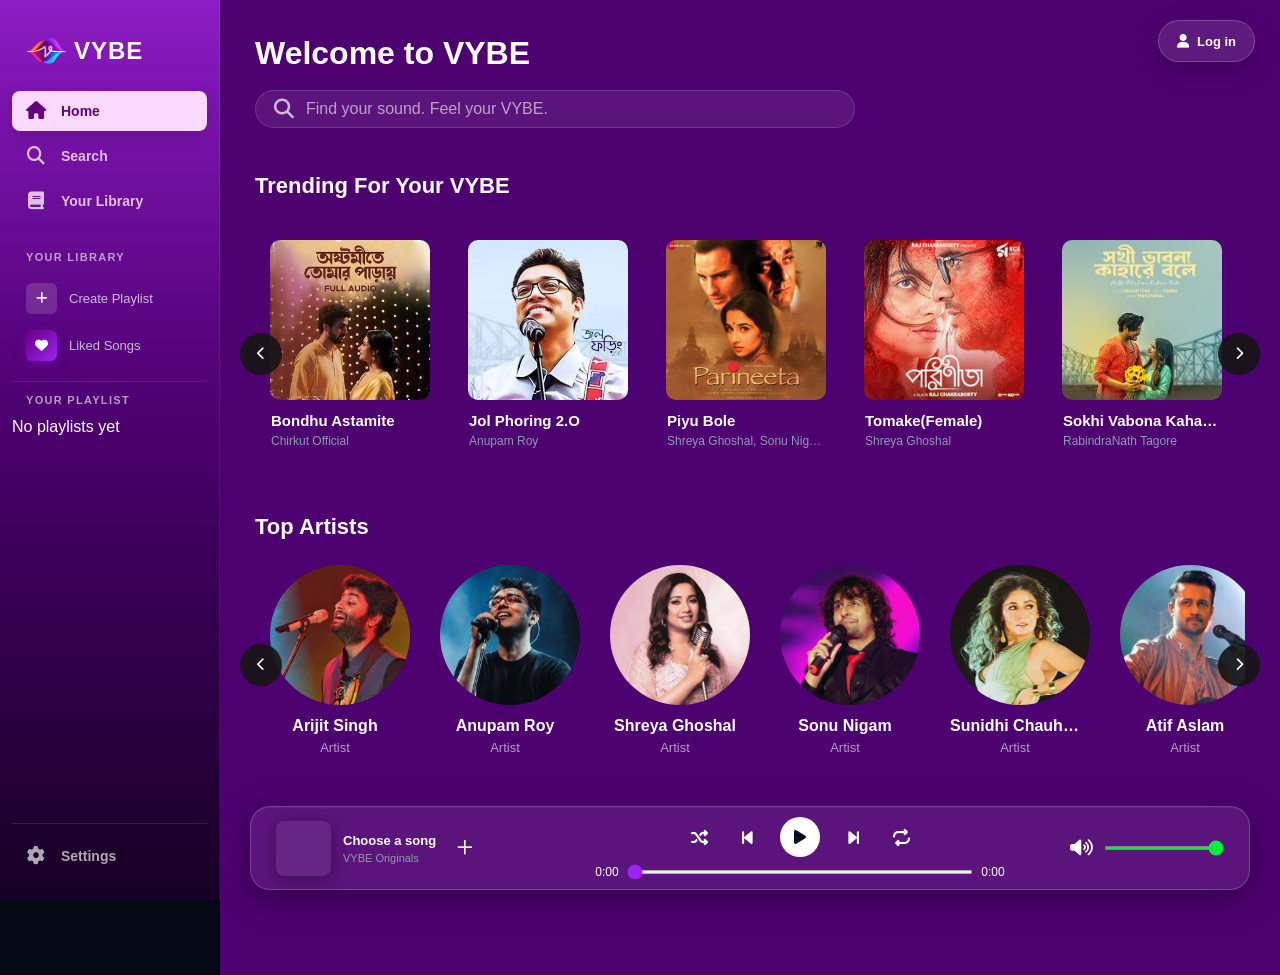
<file: Index.html>
<!DOCTYPE html>
<html lang="en">

<head>
    <meta charset="UTF-8">
    <meta name="viewport" content="width=device-width, initial-scale=1.0">

    <title>VYBE</title>

    <!-- =========================
         FONT AWESOME
    ========================== -->
    <link
        rel="stylesheet"
        href="https://cdnjs.cloudflare.com/ajax/libs/font-awesome/6.5.2/css/all.min.css"
    >

    <!-- =========================
         CUSTOM CSS
    ========================== -->
    <link rel="stylesheet" href="Style.css">
    <link rel="stylesheet" href="responsive.css">
</head>


<body>

    <!-- LOGIN BUTTON -->
    <div class="user-area">

        <a href="login.html" class="login-button" id="login-button">
            <i class="fa-solid fa-user"></i>
            <span>Log in</span>
        </a>

        <div class="profile-menu" id="profile-menu">

            <div class="profile-name" id="profile-name">
                User
            </div>

            <div class="profile-email" id="profile-email">
                user@email.com
            </div>

            <div class="profile-divider"></div>

            <button id="logout-button">
                <i class="fa-solid fa-right-from-bracket"></i>
                Log out
            </button>

        </div>

    </div>
    
    <div class="app">


        <!-- ==================================================
             SIDEBAR
        =================================================== -->

        <aside class="sidebar">


            <!-- =========================
                 VYBE LOGO
            ========================== -->

            <div class="sidebar-logo">

                <div class="logo-circle">
                    <img src="image/vlogo.png" alt="VYBE Logo">
                </div>

                <span>VYBE</span>

            </div>


            <!-- =========================
                 MAIN NAVIGATION
            ========================== -->

            <nav class="main-nav">


                <!-- HOME -->

                <a href="#" class="nav-item active">

                    <i class="fa-solid fa-house"></i>

                    <span>Home</span>

                </a>


                <!-- SEARCH -->

                <a href="#" class="nav-item">

                    <i class="fa-solid fa-magnifying-glass"></i>

                    <span>Search</span>

                </a>


                <!-- YOUR LIBRARY -->

                <a href="#" class="nav-item" id="your-library-button">

                    <i class="fa-solid fa-book"></i>

                    <span>Your Library</span>

                </a>


            </nav>



            <!-- ==================================================
                 PLAYLIST SECTION
            =================================================== -->

            <div class="playlist-section">


                <div class="playlist-heading">

                    YOUR LIBRARY

                </div>

                <!-- CREATE PLAYLIST -->

                <a href="create-playlist.html" class="playlist-item library-child"  id="create-playlist-link">

                    <div class="playlist-icon create">

                        <i class="fa-solid fa-plus"></i>

                    </div>

                    <span>Create Playlist</span>

                </a>


                <!-- LIKED SONGS -->

                <a href="liked.html" class="playlist-item library-child" id="liked-songs-link">

                    <div class="playlist-icon liked">

                        <i class="fa-solid fa-heart"></i>

                    </div>

                    <span>Liked Songs</span>

                </a>

            </div>

            <!-- ==================================================
                 USER PLAYLISTS
            =================================================== -->

            <div class="user-playlists" id="sidebar-playlists">

                <div class="playlist-heading">

                    YOUR PLAYLIST

                </div>

                <!-- JavaScript will add playlists here -->

            </div>



            <!-- ==================================================
                 SIDEBAR BOTTOM
            =================================================== -->

            <div class="sidebar-bottom">


                <a href="#" class="nav-item settings-item">

                    <i class="fa-solid fa-gear"></i>

                    <span>Settings</span>

                </a>


            </div>


        </aside>



        <!-- ==================================================
             MAIN CONTENT AREA
        =================================================== -->

        <div class="content-area">


            <!-- ==================================================
                 MAIN CONTENT
            =================================================== -->

            <main class="main-content">


                <!-- =========================
                     WELCOME TITLE
                ========================== -->

                <h1>Welcome to VYBE</h1>

                <!-- ==================================================
                     SEARCH BAR
                =================================================== -->

                <div class="search-bar">


                    <span class="search-icon">

                        <i class="fa-solid fa-magnifying-glass"></i>

                    </span>


                    <input
                        type="text"
                        id="search-input"
                        placeholder="Find your sound. Feel your VYBE."
                        autocomplete="off"
                    >


                </div>



                <!-- ==================================================
                     TRENDING MUSIC SECTION
                =================================================== -->

                <section class="music-section" id="trending">

                    <h2>Trending For Your VYBE</h2>

                    <div class="album-wrapper">

                        <!-- LEFT SCROLL BUTTON -->

                        <button
                            class="scroll-btn scroll-left"
                            id="scroll-left"
                            type="button"
                            aria-label="Scroll songs left"
                            title="Previous songs"
                        >

                            <i class="fa-solid fa-chevron-left"></i>

                        </button>

                        <!-- ==================================================
                             SONG CARDS
                             JavaScript creates cards here
                        =================================================== -->

                        <div
                            class="album-container"
                            id="album-container"
                        ></div>

                        <!-- RIGHT SCROLL BUTTON -->

                        <button
                            class="scroll-btn scroll-right"
                            id="scroll-right"
                            type="button"
                            aria-label="Scroll songs right"
                            title="More songs"
                        >

                            <i class="fa-solid fa-chevron-right"></i>

                        </button>

                    </div>


                </section>



                <!-- ==================================================
                     TOP ARTISTS SECTION
                =================================================== -->

                <section class="artists-section">

                    <h2>Top Artists</h2>


                    <div class="album-wrapper">

                        <!-- LEFT SCROLL BUTTON -->

                        <button
                            class="scroll-btn scroll-left"
                            id="artist-scroll-left"
                            type="button"
                            aria-label="Scroll artists left"
                            title="Previous artists"
                        >

                            <i class="fa-solid fa-chevron-left"></i>

                        </button>

                        <!-- JavaScript creates artist cards here -->

                        <div
                            class="artists-container"
                            id="artists-container"
                        ></div>

                        <button
                            class="scroll-btn scroll-right"
                            id="artist-scroll-right"
                            type="button"
                            aria-label="Scroll artists right"
                            title="More artists"
                        >

                            <i class="fa-solid fa-chevron-right"></i>

                        </button>

                    </div>

                </section>

            </main>



            <!-- ==================================================
                 AUDIO ELEMENT
            =================================================== -->

            <audio
                id="audio-player"
                preload="metadata"
            ></audio>



            <!-- ==================================================
                 BOTTOM MUSIC PLAYER
            =================================================== -->

            <div class="player">


                <!-- ==================================================
                     SONG INFORMATION
                =================================================== -->

                <div class="song-info">


                    <!-- CURRENT SONG IMAGE -->

                    <div id="song-image" class="song-image"></div>

                    <!-- SONG TITLE + ARTIST -->

                    <div class="song-details">
                        <h4 id="song-title"> Choose a song </h4>
                        <p id="song-artist"> VYBE Originals </p>
                    </div>
                    
                    <!-- Add to Liked Songs -->
                    <button id="like-button" class="like-button" title="Add to Liked Songs">
                        <i class="fa-regular fa-plus"></i>
                    </button>

                </div>

                <!-- ==================================================
                     PLAYER CONTROLS
                =================================================== -->

                <div class="player-controls">


                    <!-- =========================
                         CONTROL BUTTONS
                    ========================== -->

                    <div class="control-buttons">


                        <!-- SHUFFLE -->

                        <button
                            id="shuffle-button"
                            class="secondary-control"
                            type="button"
                            aria-label="Shuffle"
                            title="Shuffle"
                        >

                            <i class="fa-solid fa-shuffle"></i>

                        </button>



                        <!-- PREVIOUS -->

                        <button
                            id="prev-button"
                            class="secondary-control"
                            type="button"
                            aria-label="Previous song"
                            title="Previous song"
                        >

                            <i class="fa-solid fa-backward-step"></i>

                        </button>



                        <!-- PLAY / PAUSE -->

                        <button
                            id="play-button"
                            class="play-button"
                            type="button"
                            aria-label="Play"
                            title="Play"
                        >

                            <i class="fa-solid fa-play"></i>

                        </button>



                        <!-- NEXT -->

                        <button
                            id="next-button"
                            class="secondary-control"
                            type="button"
                            aria-label="Next song"
                            title="Next song"
                        >

                            <i class="fa-solid fa-forward-step"></i>

                        </button>



                        <!-- REPEAT -->

                        <button
                            id="repeat-button"
                            class="secondary-control"
                            type="button"
                            aria-label="Repeat"
                            title="Repeat"
                        >

                            <i class="fa-solid fa-repeat"></i>

                        </button>


                    </div>



                    <!-- ==================================================
                         PROGRESS BAR
                    =================================================== -->

                    <div class="progress-container">


                        <!-- CURRENT TIME -->

                        <span id="current-time">
                            0:00
                        </span>


                        <!-- PROGRESS -->

                        <input
                            type="range"
                            id="progress-bar"
                            value="0"
                            min="0"
                            max="0"
                            step="1"
                            aria-label="Song progress"
                        >


                        <!-- TOTAL DURATION -->

                        <span id="duration">
                            0:00
                        </span>


                    </div>


                </div>



                <!-- ==================================================
                     VOLUME CONTROL
                =================================================== -->

                <div class="volume">


                    <!-- VOLUME ICON -->

                    <button
                        id="volume-icon"
                        type="button"
                        aria-label="Mute or unmute"
                        title="Mute / Unmute"
                    >

                        <i class="fa-solid fa-volume-high"></i>

                    </button>



                    <!-- VOLUME SLIDER -->

                    <input
                        type="range"
                        id="volume-bar"
                        min="0"
                        max="1"
                        step="0.01"
                        value="1"
                        aria-label="Volume"
                    >


                </div>


            </div>


        </div>


    </div>



    <!-- ==================================================
         JAVASCRIPT
    =================================================== -->

    <script src="Script.js"></script>


</body>

</html>
</file>
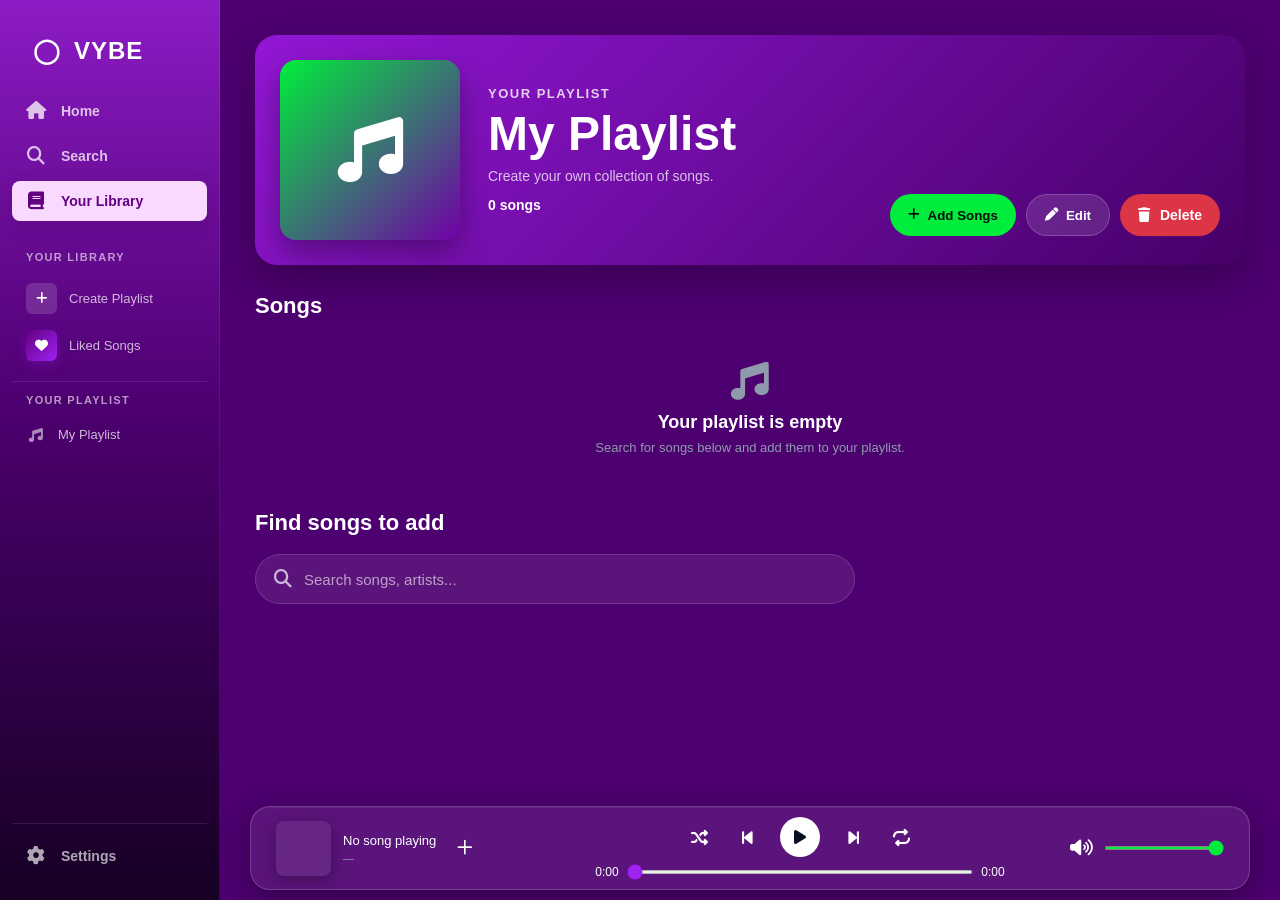
<file: create-playlist.html>
<!DOCTYPE html>
<html lang="en">

<head>

    <meta charset="UTF-8">

    <meta
        name="viewport"
        content="width=device-width, initial-scale=1.0"
    >

    <title>Create Playlist - VYBE</title>


    <!-- ==================================================
         FONT AWESOME
    ================================================== -->

    <link rel="stylesheet" href="https://cdnjs.cloudflare.com/ajax/libs/font-awesome/6.5.2/css/all.min.css">

    <!-- ==================================================
         VYBE MAIN CSS
    ================================================== -->

    <link rel="stylesheet" href="Style.css">

    <!-- ==================================================
         CREATE PLAYLIST CSS
    ================================================== -->

    <link rel="stylesheet" href="playlist.css">

    <link rel="stylesheet" href="responsive.css">

</head>

<body>

<div class="app">


    <!-- ==================================================
         SIDEBAR
    ================================================== -->

    <aside class="sidebar">


        <!-- LOGO -->

        <div class="sidebar-logo">

            <div class="logo-circle">
                ◯
            </div>

            <span>VYBE</span>

        </div>


        <!-- ==================================================
             MAIN NAVIGATION
        ================================================== -->

        <nav class="main-nav">


            <!-- HOME -->

            <a
                href="index.html"
                class="nav-item"
            >

                <i class="fa-solid fa-house"></i>

                <span>Home</span>

            </a>


            <!-- SEARCH -->

            <a
                href="index.html#search-input"
                class="nav-item"
            >

                <i class="fa-solid fa-magnifying-glass"></i>

                <span>Search</span>

            </a>


            <!-- YOUR LIBRARY -->

            <a
                href="liked.html"
                class="nav-item active"
            >

                <i class="fa-solid fa-book"></i>

                <span>Your Library</span>

            </a>


        </nav>



        <!-- ==================================================
             LIBRARY
        ================================================== -->

        <div class="playlist-section">


            <div class="playlist-heading">
                YOUR LIBRARY
            </div>


            <!-- CREATE PLAYLIST -->

            <a
                href="create-playlist.html"
                class="playlist-item active-playlist"
            >

                <div class="playlist-icon create">

                    <i class="fa-solid fa-plus"></i>

                </div>

                <span>Create Playlist</span>

            </a>


            <!-- LIKED SONGS -->

            <a
                href="liked.html"
                class="playlist-item"
            >

                <div class="playlist-icon liked">

                    <i class="fa-solid fa-heart"></i>

                </div>

                <span>Liked Songs</span>

            </a>


        </div>



        <!-- ==================================================
             USER PLAYLISTS
        ================================================== -->

        <div
            class="user-playlists"
            id="sidebar-playlists"
        >

        </div>



        <!-- ==================================================
             SIDEBAR BOTTOM
        ================================================== -->

        <div class="sidebar-bottom">

            <a
                href="#"
                class="nav-item settings-item"
            >

                <i class="fa-solid fa-gear"></i>

                <span>Settings</span>

            </a>

        </div>


    </aside>



    <!-- ==================================================
         MAIN CONTENT
    ================================================== -->

    <div class="content-area">


        <main class="main-content create-playlist-page">


            <!-- ==================================================
                 PLAYLIST HEADER
            ================================================== -->

            <section class="playlist-hero">


                <!-- PLAYLIST COVER -->

                <div class="playlist-cover">

                    <i class="fa-solid fa-music"></i>

                </div>


                <!-- PLAYLIST DETAILS -->

                <div class="playlist-hero-details">


                    <span class="playlist-small-label">
                        YOUR PLAYLIST
                    </span>


                    <h1 id="playlist-name">
                        My Playlist
                    </h1>


                    <p id="playlist-description">
                        Create your own collection of songs.
                    </p>


                    <span
                        id="playlist-song-count"
                        class="playlist-song-count"
                    >
                        0 songs
                    </span>


                </div>


                <!-- PLAYLIST ACTIONS -->

                <div class="playlist-actions">


                    <!-- ADD SONGS -->

                    <button
                        id="add-song-button"
                        class="playlist-add-button"
                        type="button"
                    >

                        <i class="fa-solid fa-plus"></i>

                        <span>Add Songs</span>

                    </button>


                    <!-- EDIT PLAYLIST -->

                    <button
                        id="edit-playlist-button"
                        class="playlist-edit-button"
                        type="button"
                    >

                        <i class="fa-solid fa-pen"></i>

                        <span>Edit</span>

                    </button>

                    <!-- DELETE PLAYLIST -->

                    <button id="delete-playlist-button" class="delete-playlist-button">
                        <i class="fa-solid fa-trash"></i>
                        Delete
                    </button>

                </div>

            </section>

            <!-- ==================================================
                 ADDED SONGS
            ================================================== -->

            <section class="playlist-content">


                <div class="playlist-content-heading">

                    <h2>
                        Songs
                    </h2>

                </div>


                <!-- PLAYLIST SONG LIST -->

                <div
                    id="playlist-song-list"
                    class="playlist-song-list"
                >

                </div>


                <!-- EMPTY PLAYLIST -->

                <div
                    id="playlist-empty"
                    class="playlist-empty"
                >

                    <i class="fa-solid fa-music"></i>

                    <h3>
                        Your playlist is empty
                    </h3>

                    <p>
                        Search for songs below and add them
                        to your playlist.
                    </p>

                </div>


            </section>



            <!-- ==================================================
                 SEARCH SONGS
            ================================================== -->

            <section
                class="playlist-search-section"
                id="playlist-search-section"
            >


                <h2>
                    Find songs to add
                </h2>


                <!-- SEARCH BAR -->

                <div class="playlist-search-box">


                    <i
                        class="fa-solid fa-magnifying-glass"
                    ></i>


                    <input
                        type="text"
                        id="playlist-search-input"
                        placeholder="Search songs, artists..."
                        autocomplete="off"
                    >


                </div>


                <!-- SEARCH RESULTS -->

                <div
                    id="playlist-search-results"
                    class="playlist-search-results"
                >

                </div>


            </section>


        </main>


    </div>


</div>



<!-- ==========================================================
     BOTTOM MUSIC PLAYER
     SAME STRUCTURE AS MAIN VYBE PLAYER
========================================================== -->

<div class="player">


    <!-- ======================================================
         SONG INFORMATION
    ====================================================== -->

    <div class="song-info">


        <!-- SONG IMAGE -->

        <div
            id="song-image"
            class="song-image"
        ></div>


        <!-- SONG DETAILS -->

        <div class="song-details">


            <div
                id="song-title"
                class="song-title"
            >
                No song playing
            </div>


            <div
                id="song-artist"
                class="song-artist"
            >
                —
            </div>


        </div>


        <!-- LIKE BUTTON -->

        <button
            id="like-button"
            class="like-button"
            title="Add to Liked Songs"
            type="button"
        >

            <i class="fa-regular fa-plus"></i>

        </button>


    </div>



    <!-- ======================================================
         PLAYER CONTROLS
    ====================================================== -->

    <div class="player-controls">


        <!-- CONTROL BUTTONS -->

        <div class="control-buttons">


            <!-- SHUFFLE -->

            <button
                id="shuffle-button"
                class="secondary-control"
                title="Shuffle"
                type="button"
            >

                <i class="fa-solid fa-shuffle"></i>

            </button>


            <!-- PREVIOUS -->

            <button
                id="prev-button"
                class="secondary-control"
                title="Previous"
                type="button"
            >

                <i class="fa-solid fa-backward-step"></i>

            </button>


            <!-- PLAY / PAUSE -->

            <button
                id="play-button"
                class="play-button"
                title="Play"
                type="button"
            >

                <i class="fa-solid fa-play"></i>

            </button>


            <!-- NEXT -->

            <button
                id="next-button"
                class="secondary-control"
                title="Next"
                type="button"
            >

                <i class="fa-solid fa-forward-step"></i>

            </button>


            <!-- REPEAT -->

            <button
                id="repeat-button"
                class="secondary-control"
                title="Repeat"
                type="button"
            >

                <i class="fa-solid fa-repeat"></i>

            </button>


        </div>



        <!-- ==================================================
             PROGRESS BAR
        ================================================== -->

        <div class="progress-container">


            <span id="current-time">
                0:00
            </span>


            <input
                type="range"
                id="progress-bar"
                min="0"
                max="100"
                value="0"
            >


            <span id="duration">
                0:00
            </span>


        </div>


    </div>



    <!-- ======================================================
         VOLUME
    ====================================================== -->

    <div class="volume">


        <!-- VOLUME / MUTE -->

        <button
            id="volume-icon"
            title="Mute"
            type="button"
        >

            <i class="fa-solid fa-volume-high"></i>

        </button>


        <!-- VOLUME SLIDER -->

        <input
            type="range"
            id="volume-bar"
            min="0"
            max="1"
            step="0.01"
            value="1"
        >


    </div>


</div>



<!-- ==========================================================
     AUDIO PLAYER
========================================================== -->

<audio
    id="audio-player"
    preload="metadata"
></audio>



<!-- ==========================================================
     JAVASCRIPT
========================================================== -->

<script src="CreatePlaylist.js"></script>


</body>

</html>
</file>
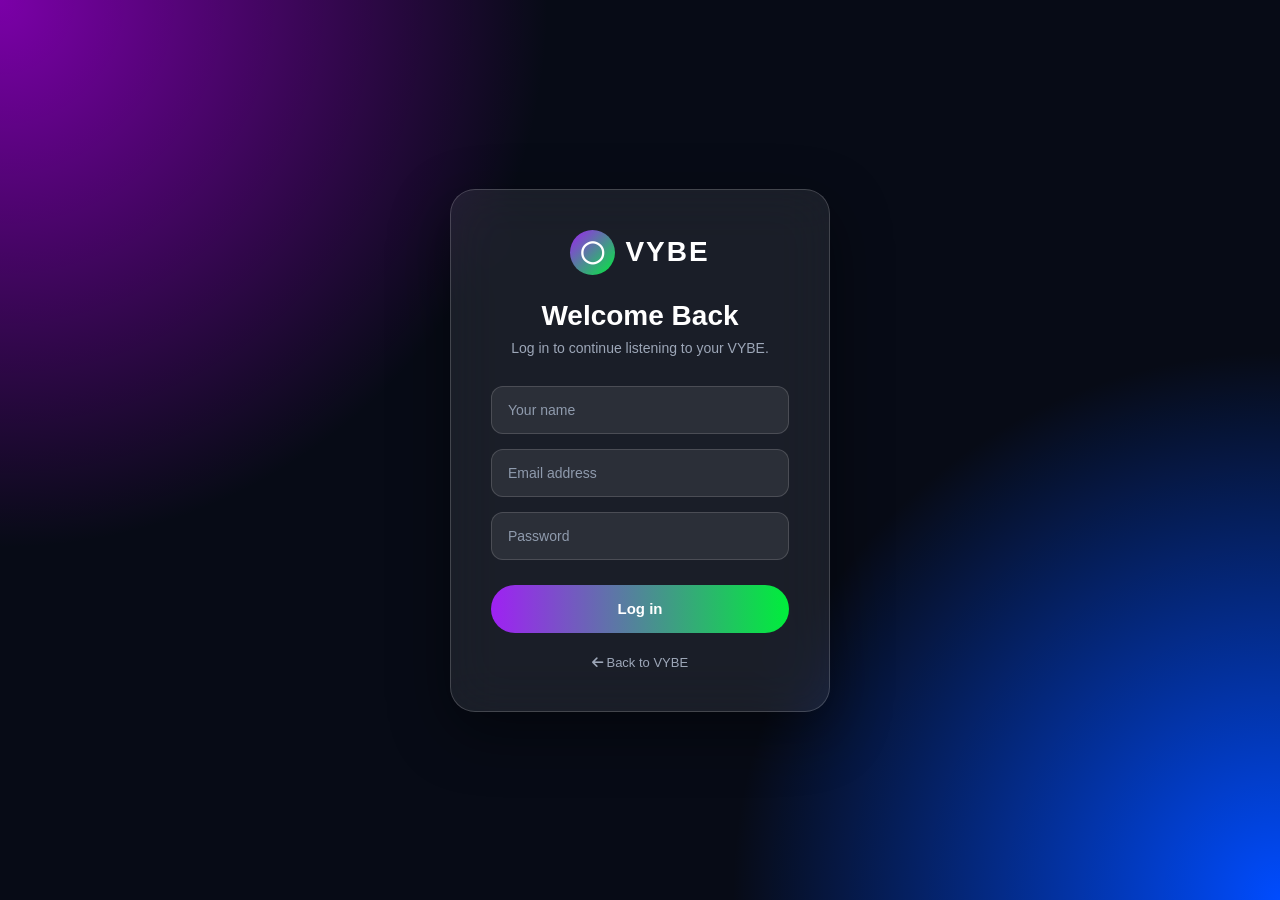
<file: login.html>
<!DOCTYPE html>
<html lang="en">
<head>
    <meta charset="UTF-8">
    <meta name="viewport" content="width=device-width, initial-scale=1.0">

    <title>Login - VYBE</title>

    <link rel="stylesheet"
          href="https://cdnjs.cloudflare.com/ajax/libs/font-awesome/6.5.2/css/all.min.css">

    <link rel="stylesheet" href="Style.css">

    <style>
        body {
            margin: 0;
            min-height: 100vh;
            display: flex;
            align-items: center;
            justify-content: center;

            background:
                radial-gradient(circle at top left, #7b00a8 0%, transparent 35%),
                radial-gradient(circle at bottom right, #004cff 0%, transparent 35%),
                #070b16;

            font-family: Arial, sans-serif;
            color: white;
        }

        .login-box {
            width: 380px;
            padding: 40px;

            background: rgba(255, 255, 255, 0.08);
            backdrop-filter: blur(25px);
            -webkit-backdrop-filter: blur(25px);

            border: 1px solid rgba(255, 255, 255, 0.18);
            border-radius: 25px;

            box-shadow: 0 20px 60px rgba(0, 0, 0, 0.45);

            text-align: center;
        }

        .login-logo {
            display: flex;
            justify-content: center;
            align-items: center;
            gap: 10px;

            margin-bottom: 25px;
        }

        .login-logo-circle {
            width: 45px;
            height: 45px;

            border-radius: 50%;

            display: flex;
            align-items: center;
            justify-content: center;

            background: linear-gradient(135deg, #9f21f3, #00ee3b);

            font-size: 22px;
            font-weight: bold;
        }

        .login-logo span {
            font-size: 28px;
            font-weight: 800;
            letter-spacing: 2px;
        }

        .login-box h1 {
            margin-bottom: 8px;
            font-size: 28px;
        }

        .login-subtitle {
            color: #9da7b8;
            font-size: 14px;
            margin-bottom: 30px;
        }

        .login-input {
            width: 100%;
            height: 48px;

            box-sizing: border-box;

            margin-bottom: 15px;
            padding: 0 16px;

            border: 1px solid rgba(255, 255, 255, 0.15);
            border-radius: 12px;

            outline: none;

            background: rgba(255, 255, 255, 0.08);
            color: white;

            font-size: 14px;
        }

        .login-input::placeholder {
            color: #8f9bad;
        }

        .login-input:focus {
            border-color: #9f21f3;
            box-shadow: 0 0 15px rgba(159, 33, 243, 0.25);
        }

        .login-submit {
            width: 100%;
            height: 48px;

            margin-top: 10px;

            border: none;
            border-radius: 24px;

            background: linear-gradient(90deg, #9f21f3, #00ee3b);

            color: white;
            font-size: 15px;
            font-weight: 700;

            cursor: pointer;

            transition: 0.25s ease;
        }

        .login-submit:hover {
            transform: translateY(-2px);
            box-shadow: 0 8px 25px rgba(159, 33, 243, 0.35);
        }

        .back-home {
            display: inline-block;
            margin-top: 22px;

            color: #9da7b8;
            text-decoration: none;

            font-size: 13px;
        }

        .back-home:hover {
            color: white;
        }

        @media (max-width: 500px) {
            .login-box {
                width: calc(100% - 40px);
                padding: 30px 20px;
            }
        }
    </style>
</head>

<body>

    <div class="login-box">

        <div class="login-logo">
            <div class="login-logo-circle">◯</div>
            <span>VYBE</span>
        </div>

        <h1>Welcome Back</h1>

        <p class="login-subtitle">
            Log in to continue listening to your VYBE.
        </p>

        <form id="login-form">

            <input
                type="text"
                id="name"
                class="login-input"
                placeholder="Your name"
                required
            >

            <input
                type="email"
                id="email"
                class="login-input"
                placeholder="Email address"
                required
            >

            <input
                type="password"
                id="password"
                class="login-input"
                placeholder="Password"
                required
            >

            <button type="submit" class="login-submit">
                Log in
            </button>

        </form>

        <a href="index.html" class="back-home">
            <i class="fa-solid fa-arrow-left"></i>
            Back to VYBE
        </a>

    </div>

    <script src="login.js"></script>

</body>
</html>
</file>
<file: Style.css>
/* =========================================================
   VYBE MUSIC PLAYER
   COMPLETE STYLE SHEET
   Spotify-inspired Sidebar + Original VYBE Colors
========================================================= */


/* =========================================================
   GLOBAL RESET
========================================================= */

* {
    margin: 0;
    padding: 0;
    box-sizing: border-box;
}


/* =========================================================
   BODY
========================================================= */

body {
    background-color: #050914;
    color: white;

    font-family: Arial, sans-serif;

    min-height: 100vh;

    overflow-x: hidden;
}

/* ==========================================================
   VYBE USER PROFILE / LOGIN
========================================================== */

.user-area {
    position: fixed;
    top: 20px;
    right: 25px;

    z-index: 2000;
}


/* LOGIN BUTTON */

.login-button {
    height: 42px;
    min-width: 42px;

    padding: 0 18px;

    display: flex;
    align-items: center;
    justify-content: center;
    gap: 8px;

    background: rgba(255, 255, 255, 0.10);

    backdrop-filter: blur(15px);
    -webkit-backdrop-filter: blur(15px);

    border: 1px solid rgba(255, 255, 255, 0.20);
    border-radius: 22px;

    color: white;
    text-decoration: none;

    font-size: 13px;
    font-weight: 700;

    box-shadow:
        0 8px 25px rgba(0, 0, 0, 0.20);

    transition: all 0.25s ease;
}

.login-button i {
    font-size: 14px;
}

.login-button:hover {
    background: white;
    color: #7200a8;

    transform: translateY(-2px);

    box-shadow:
        0 10px 30px rgba(0, 0, 0, 0.30);
}


/* USER INITIAL */

.user-initial {
    width: 42px;
    height: 42px;

    margin: -1px;

    display: flex;
    align-items: center;
    justify-content: center;

    border-radius: 50%;

    background: linear-gradient(
        135deg,
        #9f21f3,
        #00ee3b
    );

    color: white;

    font-size: 17px;
    font-weight: 800;
}


/* PROFILE DROPDOWN */

.profile-menu {
    position: absolute;

    top: 52px;
    right: 0;

    width: 220px;

    padding: 18px;

    background: rgba(18, 22, 35, 0.96);

    backdrop-filter: blur(25px);
    -webkit-backdrop-filter: blur(25px);

    border: 1px solid rgba(255, 255, 255, 0.15);

    border-radius: 16px;

    box-shadow:
        0 15px 40px rgba(0, 0, 0, 0.45);

    opacity: 0;
    visibility: hidden;

    transform: translateY(-8px);

    transition:
        opacity 0.2s ease,
        transform 0.2s ease,
        visibility 0.2s ease;
}


/* SHOW MENU */

.profile-menu.show {
    opacity: 1;
    visibility: visible;

    transform: translateY(0);
}


/* PROFILE NAME */

.profile-name {
    color: white;

    font-size: 15px;
    font-weight: 700;

    margin-bottom: 5px;
}


/* PROFILE EMAIL */

.profile-email {
    color: #8f9bad;

    font-size: 11px;

    overflow: hidden;
    text-overflow: ellipsis;
    white-space: nowrap;
}


/* DIVIDER */

.profile-divider {
    height: 1px;

    margin: 15px 0;

    background: rgba(255, 255, 255, 0.10);
}


/* LOGOUT */

#logout-button {
    width: 100%;

    display: flex;
    align-items: center;

    gap: 10px;

    padding: 10px;

    border: none;
    border-radius: 10px;

    background: transparent;

    color: #ffffff;

    font-size: 13px;

    cursor: pointer;

    text-align: left;

    transition: 0.2s ease;
}

#logout-button:hover {
    background: rgba(255, 255, 255, 0.08);

    color: #ff5c5c;
}


/* MOBILE */

@media (max-width: 500px) {

    .user-area {
        top: 12px;
        right: 12px;
    }

    .login-button {
        height: 38px;
        min-width: 38px;

        padding: 0 14px;
    }

    .user-initial {
        width: 38px;
        height: 38px;

        font-size: 15px;
    }

    .profile-menu {
        width: 200px;
    }

}

/* =========================================================
   APP
========================================================= */

.app {
    display: flex;

    min-height: 100vh;
}


/* =========================================================
   SIDEBAR
   Spotify-inspired structure
   Original VYBE purple theme
========================================================= */

.sidebar {
    position: fixed;

    top: 0;
    left: 0;

    width: 220px;
    height: 100vh;

    background: linear-gradient(
        180deg,
        #b922ffc0 0%,
        #4d0070 45%,
        #160024 100%
    );

    padding: 24px 12px;

    display: flex;
    flex-direction: column;

    border-right: 1px solid rgba(255, 255, 255, 0.08);

    z-index: 1000;

    overflow: hidden;
}


/* =========================================================
   VYBE LOGO
========================================================= */

.sidebar-logo {
    display: flex;

    align-items: center;

    gap: 5px;

    padding: 4px 12px 18px;

    color: white;

    font-size: 24px;

    font-weight: 800;

    letter-spacing: 1px;
}


/* VYBE Logo Circle */

.logo-circle {
    width: 45px;
    height: 45px;
    display: flex;
    align-items: center;
    justify-content: center;
    overflow: hidden;
}

.logo-circle img {
    width: 100%;
    height: 100%;
    object-fit: contain;
    display: block;
}

/* =========================================================
   MAIN NAVIGATION
========================================================= */

.main-nav {
    display: flex;

    flex-direction: column;

    gap: 5px;
}


/* Navigation item */

.nav-item {
    display: flex;

    align-items: center;

    gap: 15px;

    padding: 11px 14px;

    border-radius: 8px;

    text-decoration: none;

    color: rgba(255, 255, 255, 0.75);

    font-size: 14px;

    font-weight: 600;

    transition:
        background-color 0.25s ease,
        color 0.25s ease,
        transform 0.25s ease;
}


/* Navigation icons */

.nav-item i {
    width: 20px;

    text-align: center;

    font-size: 18px;

    flex-shrink: 0;
}


/* =========================================================
   NAVIGATION HOVER
========================================================= */

.nav-item:hover {
    background: rgba(255, 255, 255, 0.10);

    color: white;

    transform: translateX(2px);
}


/* =========================================================
   ACTIVE NAVIGATION
========================================================= */

.nav-item.active {
    background: #f9d9ff;

    color: #630081;

    box-shadow:
        0 5px 18px rgba(0, 0, 0, 0.12);
}


.nav-item.active i {
    color: #630081;
}


/* =========================================================
   PLAYLIST SECTION
========================================================= */

.playlist-section {
    margin-top: 30px;
}


/* Playlist heading */

.playlist-heading {
    padding: 0 14px 12px;

    color: rgba(255, 255, 255, 0.60);

    font-size: 11px;

    font-weight: 700;

    letter-spacing: 1.3px;
}


/* Playlist item */

.playlist-item {
    display: flex;

    align-items: center;

    gap: 12px;

    padding: 8px 14px;

    color: rgba(255, 255, 255, 0.72);

    text-decoration: none;

    font-size: 13px;

    font-weight: 500;

    border-radius: 7px;

    transition:
        background-color 0.25s ease,
        color 0.25s ease;
}


.playlist-item:hover {
    background: rgba(255, 255, 255, 0.10);

    color: white;
}


/* =========================================================
   PLAYLIST ICON BOX
========================================================= */

.playlist-icon {
    width: 31px;
    height: 31px;

    display: flex;

    align-items: center;
    justify-content: center;

    border-radius: 6px;

    flex-shrink: 0;
}


/* Create playlist */

.playlist-icon.create {
    background: rgba(255, 255, 255, 0.15);

    color: white;
}


/* Liked songs */

.playlist-icon.liked {
    background: linear-gradient(
        135deg,
        #630081,
        #9f21f3
    );

    color: white;

    box-shadow:
        0 4px 12px rgba(159, 33, 243, 0.25);
}


/* =========================================================
   USER PLAYLISTS
========================================================= */

.user-playlists {
    margin-top: 12px;

    padding-top: 12px;

    border-top: 1px solid rgba(255, 255, 255, 0.10);

    overflow-y: auto;

    scrollbar-width: thin;

    scrollbar-color: rgba(255, 255, 255, 0.20) transparent;
}


/* Chrome scrollbar */

.user-playlists::-webkit-scrollbar {
    width: 5px;
}


.user-playlists::-webkit-scrollbar-track {
    background: transparent;
}


.user-playlists::-webkit-scrollbar-thumb {
    background: rgba(255, 255, 255, 0.20);

    border-radius: 10px;
}


/* =========================================================
   SIMPLE PLAYLIST
========================================================= */

.simple-playlist {
    cursor: pointer;

    padding: 9px 14px;
}


.simple-playlist i {
    width: 20px;

    text-align: center;

    color: rgba(255, 255, 255, 0.55);

    font-size: 14px;
}


.simple-playlist:hover i {
    color: #00ee3b;
}


/* =========================================================
   SIDEBAR BOTTOM
========================================================= */

.sidebar-bottom {
    margin-top: auto;

    padding-top: 12px;

    border-top: 1px solid rgba(255, 255, 255, 0.10);
}


/* Settings */

.settings-item {
    color: rgba(255, 255, 255, 0.65);
}


.settings-item:hover {
    color: white;
}

/* ==========================================================
   YOUR LIBRARY - FULL CARD FLASH
   ========================================================== */

.library-child.library-flash {
    animation: libraryCardFlash 0.65s ease-out;
}

@keyframes libraryCardFlash {

    0% {
        background: transparent;
        box-shadow: none;
        transform: translateY(0);
    }

    35% {
        background: rgba(255, 255, 255, 0.08);
        box-shadow:
            0 0 10px rgba(159, 33, 243, 0.45),
            0 0 22px rgba(159, 33, 243, 0.25);
        transform: translateY(0);
    }

    65% {
        background: rgba(255, 255, 255, 0.05);
        box-shadow:
            0 0 7px rgba(159, 33, 243, 0.30),
            0 0 15px rgba(159, 33, 243, 0.18);
        transform: translateY(0);
    }

    100% {
        background: transparent;
        box-shadow: none;
        transform: translateY(0);
    }
}
/* =========================================================
   CONTENT AREA
========================================================= */

.content-area {
    flex: 1;

    display: flex;

    flex-direction: column;

    min-width: 0;

    margin-left: 220px;
}


/* =========================================================
   MAIN CONTENT
========================================================= */

.main-content {
    flex: 1;

    padding: 40px;

    background-color: #4d0070;

    overflow-y: auto;

    min-width: 0;

    padding-bottom: 130px;
}


/* =========================================================
   MAIN TITLE
========================================================= */

.main-content h1 {
    font-size: 32px;

    margin-bottom: 10px;
}


/* =========================================================
   SEARCH BAR
========================================================= */

.search-bar {
    width: 100%;

    max-width: 600px;

    margin-top: 18px;

    margin-bottom: 40px;

    display: flex;

    align-items: center;

    padding: 8px 18px;

    background: rgba(255, 255, 255, 0.08);

    border: 1px solid rgba(255, 255, 255, 0.15);

    border-radius: 50px;

    backdrop-filter: blur(10px);

    -webkit-backdrop-filter: blur(10px);

    transition: all 0.3s ease;
}


.search-bar:focus-within {
    background: rgba(255, 255, 255, 0.12);

    border-color: rgba(255, 255, 255, 0.30);

    box-shadow:
        0 0 20px rgba(255, 255, 255, 0.08);
}


.search-icon {
    font-size: 20px;

    margin-right: 12px;

    color: rgba(255, 255, 255, 0.70);

    display: flex;

    align-items: center;
}


.search-bar input {
    width: 100%;

    border: none;

    outline: none;

    background: transparent;

    color: white;

    font-size: 16px;
}


.search-bar input::placeholder {
    color: rgba(255, 255, 255, 0.60);
}


/* =========================================================
   MUSIC SECTION
========================================================= */

.music-section {
    margin-top: 45px;
}


.music-section h2 {
    font-size: 22px;

    margin-bottom: 20px;
}


/* =========================================================
   ALBUM WRAPPER
========================================================= */

.album-wrapper {
    position: relative;

    width: 100%;

    min-width: 0;
}


/* =========================================================
   ALBUM CONTAINER
========================================================= */

.album-container {
    display: flex;

    gap: 20px;

    overflow-x: auto;

    scroll-behavior: smooth;

    padding: 10px 5px 20px;

    scrollbar-width: none;

    min-width: 0;
}


.album-container::-webkit-scrollbar {
    display: none;
}


/* =========================================================
   ALBUM CARD
========================================================= */

.album-card {
    flex: 0 0 180px;

    width: 180px;

    height: 240px;

    background: transparent;

    border: 1px solid transparent;

    border-radius: 10px;

    position: relative;

    cursor: pointer;

    overflow: hidden;

    transition: all 0.35s ease;
}


/* =========================================================
   ALBUM CARD HOVER
========================================================= */

.album-card:hover {
    background: rgba(255, 255, 255, 0.10);

    backdrop-filter: blur(12px);

    -webkit-backdrop-filter: blur(12px);

    border-color: rgba(255, 255, 255, 0.15);

    box-shadow:
        0 15px 40px rgba(0, 0, 0, 0.35);

    transform: translateY(-6px) scale(1.02);
}


/* =========================================================
   ALBUM IMAGE
========================================================= */

.album-card img {
    display: block;

    width: 160px;

    height: 160px;

    object-fit: cover;

    background-color: #1c2b49;

    border-radius: 10px;

    margin: 10px auto 12px;

    transition: transform 0.3s ease;
}


.album-card:hover img {
    transform: scale(1.02);
}


/* =========================================================
   ALBUM TITLE
========================================================= */

.album-card h3 {
    font-size: 15px;

    margin-bottom: 5px;

    margin-left: 10px;

    margin-right: 10px;

    white-space: nowrap;

    overflow: hidden;

    text-overflow: ellipsis;
}


/* =========================================================
   ALBUM ARTIST
========================================================= */

.album-card p {
    font-size: 12px;

    color: #8f9bad;

    margin-left: 10px;

    margin-right: 10px;

    white-space: nowrap;

    overflow: hidden;

    text-overflow: ellipsis;
}


/* =========================================================
   SONG CARD PLAY BUTTON
========================================================= */

.play-btn {
    position: absolute;

    right: 10px;

    bottom: 25px;

    width: 50px;

    height: 50px;

    border-radius: 50%;

    border: none;

    background: rgb(0, 235, 39);

    color: black;

    font-size: 18px;

    display: flex;

    align-items: center;

    justify-content: center;

    cursor: pointer;

    opacity: 0;

    visibility: hidden;

    transform: scale(0.7);

    transition: all 0.3s ease;

    z-index: 5;
}


/* Show play button */

.album-card:hover .play-btn {
    opacity: 1;

    visibility: visible;

    transform: scale(1);
}


/* Play button hover */

.play-btn:hover {
    transform: scale(1.1) !important;

    background: #19ff4b;
}


/* =========================================================
   HORIZONTAL SCROLL BUTTONS
========================================================= */

.scroll-btn {
    position: absolute;

    top: 50%;

    transform: translateY(-50%);

    width: 42px;

    height: 42px;

    border: none;

    border-radius: 50%;

    background: rgba(20, 20, 20, 0.90);

    color: white;

    display: flex;

    align-items: center;

    justify-content: center;

    cursor: pointer;

    z-index: 20;

    transition: all 0.25s ease;
}


.scroll-left {
    left: -15px;
}


.scroll-right {
    right: -15px;
}


.scroll-btn:hover {
    transform: translateY(-50%) scale(1.1);

    background: rgba(255, 255, 255, 0.15);
}


/* =========================================================
   TOP ARTISTS SECTION
========================================================= */

.artists-section {
    margin-top: 25px;

    margin-bottom: 45px;
}


.artists-section h2 {
    margin-bottom: 5px;

    font-size: 22px;
}


/* =========================================================
   ARTISTS CONTAINER
========================================================= */

.artists-container {
    display: flex;

    gap: 25px;

    overflow-x: auto;

    padding: 10px 5px 20px;

    scrollbar-width: none;
}


.artists-container::-webkit-scrollbar {
    display: none;
}


/* =========================================================
   ARTIST CARD
========================================================= */

.artist-card {
    flex: 0 0 150px;

    min-width: 150px;

    text-align: center;

    padding: 10px;

    border-radius: 15px;

    background: transparent;

    transition: all 0.3s ease;

    cursor: pointer;
}


/* =========================================================
   ARTIST IMAGE
========================================================= */

.artist-card img {
    width: 140px;

    height: 140px;

    object-fit: cover;

    border-radius: 50%;

    display: block;

    margin: 0 auto 12px;

    transition: all 0.3s ease;
}


/* =========================================================
   ARTIST NAME
========================================================= */

.artist-card h3 {
    margin: 5px 0;

    font-size: 16px;

    white-space: nowrap;

    overflow: hidden;

    text-overflow: ellipsis;
}


/* =========================================================
   ARTIST DESCRIPTION
========================================================= */

.artist-card p {
    margin: 0;

    font-size: 13px;

    opacity: 0.6;
}


/* =========================================================
   ARTIST HOVER
========================================================= */

.artist-card:hover {
    transform: translateY(-5px);

    background: rgba(255, 255, 255, 0.05);

    border-radius: 15px;
}


.artist-card:hover img {
    transform: scale(1.05);

    box-shadow:
        0 8px 25px rgba(0, 0, 0, 0.25);
}


/* =========================================================
   BOTTOM MUSIC PLAYER
========================================================= */

.player {
    position: fixed;

    bottom: 10px;

    left: calc(50% + 110px);

    transform: translateX(-50%);

    width: calc(100% - 280px);

    max-width: 1100px;

    min-height: 78px;

    padding: 10px 25px;

    display: flex;

    align-items: center;

    justify-content: space-between;

    gap: 20px;

    background: rgba(255, 255, 255, 0.08);

    backdrop-filter: blur(20px);

    -webkit-backdrop-filter: blur(20px);

    border: 1px solid rgba(255, 255, 255, 0.18);

    border-radius: 20px;

    box-shadow:
        0 8px 32px rgba(0, 0, 0, 0.35),
        inset 0 1px 1px rgba(255, 255, 255, 0.08);

    z-index: 1000;
}


/* =========================================================
   SONG INFORMATION
========================================================= */

.song-info {
    display: flex;

    align-items: center;

    gap: 8px;

    min-width: 220px;

    max-width: 280px;

    flex: 1;
}


/* =========================================================
   SONG IMAGE
========================================================= */

.song-image {
    width: 55px;

    height: 55px;

    flex-shrink: 0;

    background-size: cover;

    background-position: center;

    border-radius: 8px;

    background-color: rgba(255, 255, 255, 0.08);

    box-shadow:
        0 4px 15px rgba(0, 0, 0, 0.30);
}


/* =========================================================
   SONG TITLE
========================================================= */

.song-info h4 {
    font-size: 13px;

    margin-bottom: 4px;

    white-space: nowrap;

    overflow: hidden;

    text-overflow: ellipsis;
}


/* =========================================================
   SONG ARTIST
========================================================= */

.song-info p {
    font-size: 11px;

    color: #8f9bad;

    white-space: nowrap;

    overflow: hidden;

    text-overflow: ellipsis;
}

/* =========================
   LIKE / ADD BUTTON
========================= */

.song-info {
    display: flex;
    align-items: center;
    gap: 12px;
}

.song-details {
    min-width: 0;
    flex:0 1 auto;
}

.like-button {
    width: 34px;
    height: 34px;
    border: none;
    background: transparent;
    color: #ffffff;
    display: flex;
    align-items: center;
    justify-content: center;
    cursor: pointer;
    font-size: 18px;
    border-radius: 50%;
    transition: all 0.25s ease;
    flex-shrink: 0;
}

.like-button:hover {
    color: #1ed760;
    background: rgba(255, 255, 255, 0.08);
    transform: scale(1.08);
}

.like-button.liked {
    color: #1ed760;
}

.like-button.liked:hover {
    color: #1ed760;
}

/* =========================================================
   PLAYER CONTROLS
========================================================= */

.player-controls {
    display: flex;

    flex-direction: column;

    align-items: center;

    width: 45%;

    gap: 8px;

    flex-shrink: 0;
}


/* =========================================================
   CONTROL BUTTONS
========================================================= */

.control-buttons {
    display: flex;

    align-items: center;

    justify-content: center;

    gap: 18px;
}


/* =========================================================
   SECONDARY CONTROLS

   Shuffle
   Previous
   Next
   Repeat
========================================================= */

.secondary-control {
    width: 30px;

    height: 30px;

    display: flex;

    align-items: center;

    justify-content: center;

    border: none;

    background: transparent;

    color: white;

    font-size: 17px;

    cursor: pointer;

    transition: all 0.2s ease;
}


.secondary-control:hover {
    transform: scale(1.15);

    color: #cccccc;
}


/* =========================================================
   ACTIVE SHUFFLE / REPEAT
========================================================= */

.secondary-control.active {
    color: #1ed760;

    transform: scale(1.1);

    text-shadow:
        0 0 10px rgba(30, 215, 96, 0.45);
}


.secondary-control.active:hover {
    color: #1ed760;
}


/* =========================================================
   PLAY / PAUSE BUTTON
========================================================= */

.player-controls .play-button {
    width: 40px;

    height: 40px;

    border-radius: 50%;

    border: none;

    background-color: white;

    color: #08101f;

    font-size: 16px;

    display: flex;

    align-items: center;

    justify-content: center;

    cursor: pointer;

    transition: all 0.2s ease;
}


.player-controls .play-button:hover {
    transform: scale(1.08);

    background-color: #f1f1f1;
}


/* =========================================================
   PROGRESS CONTAINER
========================================================= */

.progress-container {
    display: flex;

    align-items: center;

    width: 100%;

    gap: 8px;
}


/* Time */

.progress-container span {
    font-size: 12px;

    color: white;

    min-width: 32px;
}


#current-time {
    text-align: right;
}


#duration {
    text-align: left;
}


/* =========================================================
   PROGRESS BAR
========================================================= */

#progress-bar {
    flex: 1;

    height: 4px;

    cursor: pointer;

    accent-color: #9f21f3;
}


/* =========================================================
   VOLUME SECTION
========================================================= */

.volume {
    display: flex;

    align-items: center;

    justify-content: flex-end;

    gap: 10px;

    width: 180px;

    flex-shrink: 0;
}


/* =========================================================
   VOLUME ICON
========================================================= */

#volume-icon {
    width: 25px;

    height: 25px;

    border: none;

    background: transparent;

    color: white;

    font-size: 18px;

    cursor: pointer;

    display: flex;

    align-items: center;

    justify-content: center;

    transition: transform 0.2s ease;
}


#volume-icon:hover {
    transform: scale(1.15);

    color: #00ee3b;
}


/* =========================================================
   VOLUME BAR
========================================================= */

#volume-bar {
    width: 120px;

    height: 4px;

    cursor: pointer;

    accent-color: #00ee3b;
}


/* =========================================================
   MAIN CONTENT SCROLLBAR
========================================================= */

.main-content::-webkit-scrollbar {
    width: 7px;
}


.main-content::-webkit-scrollbar-track {
    background: transparent;
}


.main-content::-webkit-scrollbar-thumb {
    background: rgba(255, 255, 255, 0.20);

    border-radius: 10px;
}


.main-content::-webkit-scrollbar-thumb:hover {
    background: rgba(255, 255, 255, 0.35);
}


/* =========================================================
   RESPONSIVE - TABLET
========================================================= */

@media (max-width: 900px) {

    .sidebar {
        width: 190px;
    }

    .content-area {
        margin-left: 190px;
    }

    .player {
        left: calc(50% + 95px);

        width: calc(100% - 230px);
    }

    .volume {
        width: 140px;
    }

    #volume-bar {
        width: 80px;
    }

}


/* =========================================================
   RESPONSIVE - MOBILE
========================================================= */

@media (max-width: 768px) {

    /* SIDEBAR */

    .sidebar {
        width: 72px;

        padding: 20px 8px;
    }


    /* LOGO */

    .sidebar-logo {
        justify-content: center;

        padding: 4px 0 28px;
    }


    .sidebar-logo span {
        display: none;
    }


    .logo-circle {
        width: 38px;

        height: 38px;
    }


    /* NAVIGATION */

    .nav-item {
        justify-content: center;

        padding: 13px 8px;
    }


    .nav-item span {
        display: none;
    }


    /* PLAYLISTS HIDDEN */

    .playlist-section,
    .user-playlists {
        display: none;
    }


    /* SIDEBAR BOTTOM */

    .sidebar-bottom .nav-item {
        justify-content: center;
    }


    /* CONTENT */

    .content-area {
        margin-left: 72px;
    }


    .main-content {
        padding: 25px 20px 130px;
    }


    /* PLAYER */

    .player {
        left: calc(50% + 36px);

        width: calc(100% - 90px);

        padding: 8px 12px;

        gap: 8px;
    }


    .song-info {
        min-width: 0;

        max-width: 150px;
    }


    .player-controls {
        width: auto;

        flex: 1;
    }


    .volume {
        width: auto;
    }


    #volume-bar {
        display: none;
    }


    .control-buttons {
        gap: 10px;
    }

}


/* =========================================================
   VERY SMALL MOBILE
========================================================= */

@media (max-width: 500px) {

    .song-image {
        width: 45px;

        height: 45px;
    }


    .song-details {
        max-width: 90px;
    }


    .song-info h4 {
        font-size: 11px;
    }


    .song-info p {
        font-size: 9px;
    }


    .secondary-control {
        width: 25px;

        height: 25px;

        font-size: 14px;
    }


    .player-controls .play-button {
        width: 35px;

        height: 35px;

        font-size: 14px;
    }


    .control-buttons {
        gap: 5px;
    }

}

/* =========================================================
   LIKED SONGS PAGE
========================================================= */

.liked-page {
    padding-bottom: 60px;
}


/* PAGE HEADER */

.liked-page-header {
    display: flex;
    align-items: center;
    gap: 22px;
    margin-bottom: 35px;
    min-height: 150px;
    padding: 25px;

    border-radius: 22px;

    background:
        linear-gradient(
            135deg,
            rgba(151, 24, 220, 0.95),
            rgba(69, 0, 103, 0.95)
        );

    box-shadow:
        0 15px 40px rgba(0, 0, 0, 0.25);

    box-sizing: border-box;
}


.liked-page-icon {
    width: 130px;
    height: 130px;

    flex-shrink: 0;

    display: flex;
    align-items: center;
    justify-content: center;

    border-radius: 12px;

    background:
        linear-gradient(
            135deg,
            #00ee3b,
            #7200a8
        );

    font-size: 50px;

    color: white;

    box-shadow:
        0 12px 30px rgba(0, 0, 0, 0.30);
}


.liked-page-header p {
    color: #eccafd;

    font-size: 13px;
    font-weight: 600;
    margin-bottom: 6px;
}


.liked-page-header h1 {
    font-size: 38px;

    margin-bottom: 8px;
}


.liked-page-header span {
    color: #f9f1fd;

    font-size: 14px;
    font-weight: 600;
}


/* =========================================================
   LIKED SONG
========================================================= */

.liked-song {
    display: grid;

    grid-template-columns:
        60px
        1fr
        50px
        50px;

    align-items: center;

    gap: 12px;

    padding: 9px 14px;

    border-radius: 8px;

    transition:
        background-color 0.25s ease;
}


.liked-song:hover {
    background: rgba(
        255,
        255,
        255,
        0.08
    );
}


/* IMAGE */

.liked-song-image {
    width: 48px;
    height: 48px;

    object-fit: cover;

    border-radius: 6px;
}


/* INFORMATION */

.liked-song-info {
    min-width: 0;
}


.liked-song-info h3 {
    font-size: 15px;

    font-weight: 600;

    white-space: nowrap;

    overflow: hidden;

    text-overflow: ellipsis;

    margin-bottom: 4px;
}


.liked-song-info p {
    font-size: 12px;

    color: #8f9bad;

    white-space: nowrap;

    overflow: hidden;

    text-overflow: ellipsis;
}


/* =========================================================
   BUTTONS
========================================================= */

.liked-play-button,
.liked-remove-button {
    width: 36px;
    height: 36px;

    border: none;

    border-radius: 50%;

    background: transparent;

    color: white;

    cursor: pointer;

    display: flex;

    align-items: center;
    justify-content: center;

    font-size: 15px;

    transition:
        all 0.2s ease;
}


.liked-play-button:hover {
    background: #00ee3b;

    color: #050914;

    transform: scale(1.08);
}


.liked-remove-button {
    color: #1ed760;
}


.liked-remove-button:hover {
    color: #ff4d6d;

    background: rgba(
        255,
        77,
        109,
        0.10
    );

    transform: scale(1.08);
}


/* =========================================================
   EMPTY STATE
========================================================= */

.empty-liked {
    text-align: center;

    padding: 80px 20px;

    color: #8f9bad;
}


.empty-liked i {
    font-size: 55px;

    margin-bottom: 20px;
}


.empty-liked h2 {
    color: white;

    font-size: 22px;

    margin-bottom: 8px;
}


.empty-liked p {
    font-size: 14px;

    margin-bottom: 25px;
}


/* BROWSE BUTTON */

.back-home-button {
    display: inline-flex;

    align-items: center;

    gap: 8px;

    padding: 10px 18px;

    border-radius: 20px;

    background: white;

    color: #050914;

    text-decoration: none;

    font-size: 13px;

    font-weight: 600;

    transition: all 0.2s ease;
}


.back-home-button:hover {
    transform: scale(1.05);

    background: #00ee3b;
}

/* ==========================================================
   PLAYER ACTIVE BUTTON
========================================================== */

.player-controls button.active {
    color: #1ed760;
}

.player-controls button.active:hover {
    color: #1ed760;
}
</file>
<file: responsive.css>
/* =========================================================
   VYBE — COMPLETE RESPONSIVE SYSTEM
   Works with:
   Desktop • Laptop • Tablet • Mobile • Small Mobile
   ========================================================= */


/* =========================================================
   1. LARGE DESKTOP — 1400px+
   ========================================================= */

@media (min-width: 1400px) {

    .main-content {
        padding: 45px 50px 150px;
    }

    .album-container {
        gap: 24px;
    }

    .album-card {
        flex-basis: 190px;
        width: 190px;
        height: 250px;
    }

    .album-card img {
        width: 170px;
        height: 170px;
    }

    .artists-container {
        gap: 30px;
    }

    .artist-card {
        flex-basis: 165px;
        min-width: 165px;
    }

    .artist-card img {
        width: 150px;
        height: 150px;
    }

    .player {
        max-width: 1200px;
    }
}


/* =========================================================
   2. LAPTOP — 1200px to 1399px
   ========================================================= */

@media (max-width: 1399px) {

    .main-content {
        padding: 35px 35px 145px;
    }

    .album-container {
        gap: 18px;
    }

    .artists-container {
        gap: 20px;
    }

}


/* =========================================================
   3. SMALL LAPTOP / TABLET — 1100px
   ========================================================= */

@media (max-width: 1100px) {

    /* -------------------------
       SIDEBAR
    ------------------------- */

    .sidebar {
        width: 200px;
    }

    .content-area {
        margin-left: 200px;
    }


    /* -------------------------
       CONTENT
    ------------------------- */

    .main-content {
        padding: 32px 28px 145px;
    }


    .main-content h1 {
        font-size: 30px;
    }


    /* -------------------------
       PLAYER
    ------------------------- */

    .player {
        left: calc(50% + 100px);
        width: calc(100% - 250px);

        padding: 10px 18px;

        gap: 12px;
    }

    .song-info {
        min-width: 180px;
        max-width: 220px;
    }

    .player-controls {
        width: 45%;
    }

    .volume {
        width: 130px;
    }

    #volume-bar {
        width: 75px;
    }

}


/* =========================================================
   4. TABLET — 900px
   ========================================================= */

@media (max-width: 900px) {

    /* -------------------------
       SIDEBAR
    ------------------------- */

    .sidebar {
        width: 190px;
    }

    .content-area {
        margin-left: 190px;
    }


    /* -------------------------
       CONTENT
    ------------------------- */

    .main-content {
        padding: 30px 24px 145px;
    }

    .main-content h1 {
        font-size: 28px;
    }


    .search-bar {
        max-width: 520px;
        margin-bottom: 32px;
    }


    /* -------------------------
       ALBUMS
    ------------------------- */

    .music-section {
        margin-top: 35px;
    }

    .album-container {
        gap: 16px;
    }

    .album-card {
        flex-basis: 165px;
        width: 165px;
        height: 225px;
    }

    .album-card img {
        width: 145px;
        height: 145px;
    }


    /* -------------------------
       ARTISTS
    ------------------------- */

    .artists-container {
        gap: 18px;
    }

    .artist-card {
        flex-basis: 135px;
        min-width: 135px;
    }

    .artist-card img {
        width: 125px;
        height: 125px;
    }


    /* -------------------------
       PLAYER
    ------------------------- */

    .player {
        left: calc(50% + 95px);
        width: calc(100% - 230px);

        min-height: 72px;

        padding: 8px 14px;

        gap: 10px;

        border-radius: 17px;
    }

    .song-info {
        min-width: 150px;
        max-width: 190px;
    }

    .song-image {
        width: 48px;
        height: 48px;
    }

    .song-info h4,
    .song-title {
        font-size: 12px;
    }

    .song-info p,
    .song-artist {
        font-size: 10px;
    }

    .player-controls {
        width: 46%;
    }

    .control-buttons {
        gap: 12px;
    }

    .secondary-control {
        width: 28px;
        height: 28px;
        font-size: 15px;
    }

    .player-controls .play-button {
        width: 37px;
        height: 37px;
    }

    .volume {
        width: 100px;
        gap: 7px;
    }

    #volume-bar {
        width: 55px;
    }

}


/* =========================================================
   5. TABLET / MOBILE TRANSITION — 768px
   ========================================================= */

@media (max-width: 768px) {

    /* =====================================================
       SIDEBAR
       Spotify-style compact navigation
       ===================================================== */

    .sidebar {
        width: 72px;

        padding: 20px 8px;
    }


    .sidebar-logo {
        justify-content: center;

        padding: 4px 0 28px;
    }


    .sidebar-logo span {
        display: none;
    }


    .logo-circle {
        width: 38px;
        height: 38px;
    }


    .main-nav {
        gap: 6px;
    }


    .nav-item {
        justify-content: center;

        padding: 13px 8px;

        gap: 0;
    }


    .nav-item span {
        display: none;
    }


    .nav-item i {
        font-size: 18px;
    }


    .playlist-section,
    .user-playlists {
        display: none;
    }


    .sidebar-bottom .nav-item {
        justify-content: center;
    }


    .sidebar-bottom .nav-item span {
        display: none;
    }


    /* =====================================================
       MAIN CONTENT
       ===================================================== */

    .content-area {
        margin-left: 72px;

        width: calc(100% - 72px);
    }


    .main-content {
        padding: 25px 20px 150px;
    }


    .main-content h1 {
        font-size: 26px;

        margin-bottom: 8px;
    }


    /* =====================================================
       SEARCH
       ===================================================== */

    .search-bar {
        margin-top: 15px;

        margin-bottom: 28px;

        max-width: none;

        padding: 8px 15px;
    }


    .search-icon {
        font-size: 18px;

        margin-right: 9px;
    }


    .search-bar input {
        font-size: 14px;
    }


    /* =====================================================
       MUSIC
       ===================================================== */

    .music-section {
        margin-top: 30px;
    }


    .music-section h2,
    .artists-section h2 {
        font-size: 20px;

        margin-bottom: 15px;
    }


    .album-container {
        gap: 14px;

        padding-left: 2px;
        padding-right: 2px;
    }


    .album-card {
        flex: 0 0 155px;

        width: 155px;

        height: 215px;
    }


    .album-card img {
        width: 135px;
        height: 135px;

        margin-bottom: 10px;
    }


    .album-card h3 {
        font-size: 14px;
    }


    .album-card p {
        font-size: 11px;
    }


    /* Hide hover play button behavior on touch devices */

    .play-btn {
        opacity: 1;

        visibility: visible;

        transform: scale(.85);

        width: 42px;
        height: 42px;
    }


    /* =====================================================
       SCROLL BUTTONS
       ===================================================== */

    .scroll-btn {
        width: 36px;
        height: 36px;
    }


    .scroll-left {
        left: -8px;
    }


    .scroll-right {
        right: -8px;
    }


    /* =====================================================
       ARTISTS
       ===================================================== */

    .artists-section {
        margin-top: 20px;

        margin-bottom: 35px;
    }


    .artists-container {
        gap: 14px;
    }


    .artist-card {
        flex: 0 0 125px;

        min-width: 125px;

        padding: 7px;
    }


    .artist-card img {
        width: 110px;
        height: 110px;
    }


    .artist-card h3 {
        font-size: 14px;
    }


    .artist-card p {
        font-size: 11px;
    }


    /* =====================================================
       PLAYER — MOBILE LAYOUT
       ===================================================== */

    .player {
        left: 50%;

        width: calc(100% - 20px);

        max-width: none;

        bottom: 8px;

        min-height: auto;

        padding: 10px;

        border-radius: 16px;

        display: grid;

        grid-template-columns: minmax(0, 1fr) auto;

        gap: 8px 10px;
    }


    /* SONG INFORMATION */

    .song-info,
    .player .song-info {
        min-width: 0;

        max-width: none;

        width: 100%;

        gap: 8px;
    }


    .song-image,
    .player .song-image {
        width: 45px;

        height: 45px;
    }


    .song-details,
    .player .song-details {
        min-width: 0;

        max-width: none;

        overflow: hidden;
    }


    .song-info h4,
    .song-title {
        font-size: 11px;
    }


    .song-info p,
    .song-artist {
        font-size: 9px;
    }


    /* LIKE BUTTON */

    .like-button {
        width: 30px;

        height: 30px;

        font-size: 16px;
    }


    /* CONTROLS */

    .player-controls,
    .player .player-controls {
        grid-column: 1 / -1;

        grid-row: 2;

        width: 100%;

        flex: none;

        gap: 7px;
    }


    .control-buttons,
    .player .control-buttons {
        gap: 12px;
    }


    .secondary-control {
        width: 27px;

        height: 27px;

        font-size: 15px;
    }


    .player-controls .play-button {
        width: 38px;

        height: 38px;

        font-size: 15px;
    }


    /* PROGRESS */

    .progress-container {
        width: 100%;

        gap: 6px;
    }


    .progress-container span {
        font-size: 10px;

        min-width: 28px;
    }


    #progress-bar {
        height: 4px;
    }


    /* VOLUME */

    .volume {
        width: auto;

        gap: 6px;
    }


    #volume-bar {
        width: 60px;
    }

}


/* =========================================================
   6. MOBILE — 600px
   ========================================================= */

@media (max-width: 600px) {

    /* -------------------------
       CONTENT
    ------------------------- */

    .main-content {
        padding: 22px 16px 155px;
    }


    .main-content h1 {
        font-size: 24px;
    }


    /* -------------------------
       SEARCH
    ------------------------- */

    .search-bar {
        height: 45px;

        margin-bottom: 24px;
    }


    .search-bar input {
        font-size: 13px;
    }


    /* -------------------------
       ALBUMS
    ------------------------- */

    .album-card {
        flex-basis: 145px;

        width: 145px;

        height: 202px;
    }


    .album-card img {
        width: 125px;

        height: 125px;
    }


    .album-card h3 {
        font-size: 13px;
    }


    .album-card p {
        font-size: 10px;
    }


    /* -------------------------
       ARTISTS
    ------------------------- */

    .artist-card {
        flex-basis: 115px;

        min-width: 115px;
    }


    .artist-card img {
        width: 100px;

        height: 100px;
    }


    /* -------------------------
       PLAYER
    ------------------------- */

    .player {
        width: calc(100% - 14px);

        bottom: 6px;

        padding: 8px;

        border-radius: 15px;
    }


    .song-image,
    .player .song-image {
        width: 42px;

        height: 42px;
    }


    .song-info h4,
    .song-title {
        font-size: 10px;
    }


    .song-info p,
    .song-artist {
        font-size: 8px;
    }


    .like-button {
        width: 28px;

        height: 28px;

        font-size: 15px;
    }


    .control-buttons {
        gap: 8px;
    }


    .secondary-control {
        width: 25px;

        height: 25px;

        font-size: 14px;
    }


    .player-controls .play-button {
        width: 36px;

        height: 36px;

        font-size: 14px;
    }


    .volume {
        display: none;
    }

}


/* =========================================================
   7. SMALL MOBILE — 500px
   ========================================================= */

@media (max-width: 500px) {

    /* =====================================================
       SIDEBAR
       ===================================================== */

    .sidebar {
        width: 60px;

        padding: 18px 6px;
    }


    .content-area {
        margin-left: 60px;

        width: calc(100% - 60px);
    }


    .sidebar-logo {
        padding-bottom: 24px;
    }


    .logo-circle {
        width: 34px;

        height: 34px;
    }


    .nav-item {
        padding: 12px 6px;
    }


    .nav-item i {
        font-size: 17px;
    }


    /* =====================================================
       CONTENT
       ===================================================== */

    .main-content {
        padding: 20px 12px 155px;
    }


    .main-content h1 {
        font-size: 22px;
    }


    .search-bar {
        height: 43px;

        padding: 7px 13px;
    }


    .search-icon {
        font-size: 17px;
    }


    .search-bar input {
        font-size: 12px;
    }


    /* =====================================================
       MUSIC
       ===================================================== */

    .music-section h2,
    .artists-section h2 {
        font-size: 18px;
    }


    .album-card {
        flex-basis: 135px;

        width: 135px;

        height: 190px;
    }


    .album-card img {
        width: 115px;

        height: 115px;

        margin-top: 8px;
    }


    .album-card h3 {
        font-size: 12px;

        margin-left: 8px;
        margin-right: 8px;
    }


    .album-card p {
        font-size: 9px;

        margin-left: 8px;
        margin-right: 8px;
    }


    .play-btn {
        width: 38px;

        height: 38px;

        right: 7px;

        bottom: 22px;

        font-size: 14px;
    }


    /* =====================================================
       ARTISTS
       ===================================================== */

    .artist-card {
        flex-basis: 105px;

        min-width: 105px;
    }


    .artist-card img {
        width: 90px;

        height: 90px;
    }


    .artist-card h3 {
        font-size: 12px;
    }


    .artist-card p {
        font-size: 9px;
    }


    /* =====================================================
       PLAYER
       ===================================================== */

    .player {
        width: calc(100% - 10px);

        padding: 7px;

        gap: 5px;
    }


    .song-info,
    .player .song-info {
        gap: 6px;
    }


    .song-image,
    .player .song-image {
        width: 40px;

        height: 40px;
    }


    .song-details,
    .player .song-details {
        max-width: 100px;
    }


    .song-info h4,
    .song-title {
        font-size: 9px;
    }


    .song-info p,
    .song-artist {
        font-size: 7px;
    }


    .like-button {
        width: 26px;

        height: 26px;

        font-size: 14px;
    }


    .control-buttons {
        gap: 5px;
    }


    .secondary-control {
        width: 23px;

        height: 23px;

        font-size: 12px;
    }


    .player-controls .play-button {
        width: 34px;

        height: 34px;

        font-size: 13px;
    }


    .progress-container {
        gap: 4px;
    }


    .progress-container span {
        font-size: 9px;

        min-width: 25px;
    }

}


/* =========================================================
   8. VERY SMALL MOBILE — 400px
   ========================================================= */

@media (max-width: 400px) {

    /* -------------------------
       SIDEBAR
    ------------------------- */

    .sidebar {
        width: 54px;

        padding-left: 5px;

        padding-right: 5px;
    }


    .content-area {
        margin-left: 54px;

        width: calc(100% - 54px);
    }


    .logo-circle {
        width: 31px;

        height: 31px;
    }


    .nav-item {
        padding: 11px 5px;
    }


    /* -------------------------
       CONTENT
    ------------------------- */

    .main-content {
        padding-left: 9px;

        padding-right: 9px;

        padding-bottom: 155px;
    }


    .main-content h1 {
        font-size: 20px;
    }


    /* -------------------------
       ALBUMS
    ------------------------- */

    .album-card {
        flex-basis: 125px;

        width: 125px;

        height: 177px;
    }


    .album-card img {
        width: 105px;

        height: 105px;
    }


    .album-card h3 {
        font-size: 11px;
    }


    .album-card p {
        font-size: 8px;
    }


    /* -------------------------
       ARTISTS
    ------------------------- */

    .artist-card {
        flex-basis: 95px;

        min-width: 95px;
    }


    .artist-card img {
        width: 80px;

        height: 80px;
    }


    .artist-card h3 {
        font-size: 11px;
    }


    /* -------------------------
       PLAYER
    ------------------------- */

    .player {
        width: calc(100% - 8px);

        padding: 6px;
    }


    .song-image,
    .player .song-image {
        width: 37px;

        height: 37px;
    }


    .song-details,
    .player .song-details {
        max-width: 75px;
    }


    .song-info h4,
    .song-title {
        font-size: 8px;
    }


    .song-info p,
    .song-artist {
        font-size: 7px;
    }


    .like-button {
        width: 24px;

        height: 24px;

        font-size: 13px;
    }


    .control-buttons {
        gap: 2px;
    }


    .secondary-control {
        width: 21px;

        height: 21px;

        font-size: 11px;
    }


    .player-controls .play-button {
        width: 31px;

        height: 31px;

        font-size: 12px;
    }


    .progress-container span {
        font-size: 8px;

        min-width: 22px;
    }

}


/* =========================================================
   9. EXTREMELY SMALL DEVICES — 350px
   ========================================================= */

@media (max-width: 350px) {

    .sidebar {
        width: 50px;
    }


    .content-area {
        margin-left: 50px;

        width: calc(100% - 50px);
    }


    .main-content {
        padding-left: 7px;

        padding-right: 7px;
    }


    .album-card {
        flex-basis: 115px;

        width: 115px;

        height: 165px;
    }


    .album-card img {
        width: 95px;

        height: 95px;
    }


    .artist-card {
        flex-basis: 88px;

        min-width: 88px;
    }


    .artist-card img {
        width: 74px;

        height: 74px;
    }


    .player {
        width: calc(100% - 6px);

        padding: 5px;

        border-radius: 12px;
    }


    .song-image,
    .player .song-image {
        width: 34px;

        height: 34px;
    }


    .song-details,
    .player .song-details {
        max-width: 62px;
    }


    .like-button {
        width: 22px;

        height: 22px;

        font-size: 12px;
    }


    .secondary-control {
        width: 19px;

        height: 19px;

        font-size: 10px;
    }


    .player-controls .play-button {
        width: 29px;

        height: 29px;

        font-size: 11px;
    }


    .control-buttons {
        gap: 1px;
    }

}


/* =========================================================
   10. LIKED SONGS PAGE
   ========================================================= */

@media (max-width: 768px) {

    .liked-page {
        padding-bottom: 40px;
    }


    .liked-page-header {
        gap: 16px;

        padding: 20px;

        min-height: 120px;

        margin-bottom: 28px;
    }


    .liked-page-icon {
        width: 95px;

        height: 95px;

        font-size: 35px;
    }


    .liked-page-header h1 {
        font-size: 28px;
    }


    .liked-page-header span {
        font-size: 12px;
    }


    .liked-song {
        grid-template-columns:
            50px
            minmax(0, 1fr)
            40px
            40px;

        gap: 8px;

        padding: 8px;
    }

}


@media (max-width: 500px) {

    .liked-page-header {
        gap: 12px;

        padding: 15px;

        min-height: 95px;

        margin-bottom: 22px;

        border-radius: 17px;
    }


    .liked-page-icon {
        width: 70px;

        height: 70px;

        font-size: 25px;
    }


    .liked-page-header h1 {
        font-size: 21px;
    }


    .liked-page-header p {
        font-size: 10px;
    }


    .liked-page-header span {
        font-size: 10px;
    }


    .liked-song {
        grid-template-columns:
            42px
            minmax(0, 1fr)
            32px
            32px;

        gap: 5px;

        padding: 7px 2px;
    }


    .liked-song-image {
        width: 38px;

        height: 38px;
    }


    .liked-song-info h3 {
        font-size: 12px;
    }


    .liked-song-info p {
        font-size: 9px;
    }

}


@media (max-width: 400px) {

    .liked-page-header {
        padding: 12px;

        gap: 9px;
    }


    .liked-page-icon {
        width: 58px;

        height: 58px;

        font-size: 21px;
    }


    .liked-page-header h1 {
        font-size: 18px;
    }


    .liked-song {
        grid-template-columns:
            38px
            minmax(0, 1fr)
            28px
            28px;

        gap: 3px;
    }


    .liked-song-image {
        width: 34px;

        height: 34px;
    }


    .liked-song-info h3 {
        font-size: 11px;
    }


    .liked-song-info p {
        font-size: 8px;
    }

}


/* =========================================================
   11. CREATE PLAYLIST PAGE
   ========================================================= */

@media (max-width: 900px) {

    .create-playlist-page {
        padding: 30px;

        padding-bottom: 145px;
    }


    .playlist-hero {
        gap: 22px;

        padding: 22px;
    }


    .playlist-cover {
        width: 155px;

        height: 155px;
    }


    .playlist-hero-details h1 {
        font-size: 40px;
    }


    .playlist-actions {
        margin-top: 80px;
    }

}


@media (max-width: 768px) {

    .create-playlist-page {
        padding: 25px 20px 155px;
    }


    .playlist-hero {
        min-height: auto;

        display: grid;

        grid-template-columns: 110px minmax(0, 1fr);

        align-items: center;

        gap: 18px;

        padding: 22px;
    }


    .playlist-cover {
        width: 110px;

        height: 110px;

        font-size: 38px;
    }


    .playlist-hero-details {
        min-width: 0;
    }


    .playlist-hero-details h1 {
        font-size: 27px;

        word-break: break-word;
    }


    .playlist-hero-details p {
        font-size: 12px;
    }


    .playlist-actions {
        grid-column: 1 / -1;

        width: 100%;

        margin-top: 10px;

        display: flex;

        flex-wrap: wrap;
    }


    .playlist-add-button,
    .playlist-edit-button,
    .delete-playlist-button {
        flex: 1;

        min-width: 0;

        height: 40px;

        font-size: 12px;

        padding: 0 12px;
    }


    .playlist-song-list {
        width: 100%;
    }


    .playlist-added-song {
        gap: 10px;

        padding: 8px;
    }


    .playlist-song-image {
        width: 46px;

        height: 46px;
    }


    .playlist-song-details h3 {
        font-size: 14px;
    }


    .playlist-song-details p {
        font-size: 11px;
    }


    .playlist-row-play,
    .playlist-row-remove {
        width: 32px;

        height: 32px;
    }


    .playlist-search-box {
        height: 46px;
    }


    .playlist-search-box input {
        font-size: 13px;
    }


    .playlist-search-song {
        min-height: 60px;

        padding: 7px;
    }


    .playlist-search-image {
        width: 43px;

        height: 43px;
    }

}


@media (max-width: 500px) {

    .create-playlist-page {
        padding: 18px 12px 155px;
    }


    .playlist-hero {
        grid-template-columns: 78px minmax(0, 1fr);

        gap: 12px;

        padding: 15px;

        border-radius: 17px;
    }


    .playlist-cover {
        width: 78px;

        height: 78px;

        font-size: 28px;

        border-radius: 12px;
    }


    .playlist-small-label {
        font-size: 10px;

        margin-bottom: 5px;
    }


    .playlist-hero-details h1 {
        font-size: 21px;
    }


    .playlist-hero-details p {
        font-size: 10px;

        margin-bottom: 7px;
    }


    .playlist-song-count {
        font-size: 11px;
    }


    .playlist-actions {
        gap: 6px;

        margin-top: 5px;
    }


    .playlist-add-button,
    .playlist-edit-button,
    .delete-playlist-button {
        height: 36px;

        font-size: 10px;

        padding: 0 8px;
    }


    .playlist-added-song {
        min-height: 55px;

        gap: 7px;

        padding: 6px 3px;
    }


    .playlist-song-image {
        width: 38px;

        height: 38px;
    }


    .playlist-song-details h3 {
        font-size: 12px;
    }


    .playlist-song-details p {
        font-size: 9px;
    }


    .playlist-row-play,
    .playlist-row-remove {
        width: 29px;

        height: 29px;

        font-size: 12px;
    }


    .playlist-search-section {
        margin-top: 20px;

        padding-bottom: 25px;
    }


    .playlist-search-box {
        height: 43px;

        padding: 7px 13px;
    }


    .playlist-search-box input {
        font-size: 12px;
    }


    .playlist-search-song {
        min-height: 55px;

        gap: 8px;

        padding: 6px 3px;
    }


    .playlist-search-image {
        width: 38px;

        height: 38px;
    }


    .playlist-search-details h3 {
        font-size: 12px;
    }


    .playlist-search-details p {
        font-size: 9px;
    }


    .playlist-search-add {
        width: 30px;

        height: 30px;

        font-size: 12px;
    }

}


@media (max-width: 380px) {

    .create-playlist-page {
        padding-left: 8px;

        padding-right: 8px;
    }


    .playlist-hero {
        grid-template-columns: 65px minmax(0, 1fr);

        gap: 9px;

        padding: 12px;
    }


    .playlist-cover {
        width: 65px;

        height: 65px;

        font-size: 23px;
    }


    .playlist-hero-details h1 {
        font-size: 18px;
    }


    .playlist-hero-details p {
        font-size: 9px;
    }


    .playlist-add-button,
    .playlist-edit-button,
    .delete-playlist-button {
        font-size: 8px;

        padding: 0 5px;
    }


    .playlist-song-image,
    .playlist-search-image {
        width: 34px;

        height: 34px;
    }


    .playlist-song-details h3,
    .playlist-search-details h3 {
        font-size: 10px;
    }


    .playlist-song-details p,
    .playlist-search-details p {
        font-size: 8px;
    }

}


/* =========================================================
   12. LOGIN PAGE
   ========================================================= */

/*
   login.html already has its own mobile media query.
   These rules only improve very small screens.
*/

@media (max-width: 400px) {

    .login-box {
        width: calc(100% - 24px);

        padding: 25px 16px;
    }


    .login-box h1 {
        font-size: 25px;
    }


    .login-subtitle {
        font-size: 12px;
    }


    .login-input {
        font-size: 13px;
    }


    .login-submit {
        font-size: 13px;
    }

}


/* =========================================================
   13. USER LOGIN / PROFILE BUTTON
   ========================================================= */

@media (max-width: 768px) {

    .user-area {
        top: 14px;

        right: 15px;
    }


    .login-button {
        min-width: 40px;

        height: 40px;

        padding: 0 13px;
    }

}


@media (max-width: 500px) {

    .user-area {
        top: 10px;

        right: 10px;
    }


    .login-button {
        width: 38px;

        min-width: 38px;

        height: 38px;

        padding: 0;

        justify-content: center;
    }


    .login-button span {
        display: none;
    }


    .login-button i {
        font-size: 14px;
    }


    .user-initial {
        width: 38px;

        height: 38px;
    }


    .profile-menu {
        width: 200px;

        right: 0;
    }

}


/* =========================================================
   14. TOUCH DEVICES
   ========================================================= */

@media (hover: none) and (pointer: coarse) {

    /*
       Remove hover-only movement on touch screens.
    */

    .album-card:hover {
        transform: none;

        background: transparent;

        box-shadow: none;

        backdrop-filter: none;

        -webkit-backdrop-filter: none;
    }


    .artist-card:hover {
        transform: none;

        background: transparent;
    }


    .play-btn {
        opacity: 1;

        visibility: visible;

        transform: scale(.85);
    }


    .nav-item:hover {
        transform: none;
    }


    .playlist-item:hover {
        background: transparent;
    }


    .playlist-added-song:hover,
    .playlist-search-song:hover {
        background: transparent;
    }

}


/* =========================================================
   15. LANDSCAPE MOBILE
   ========================================================= */

@media (max-width: 768px) and (orientation: landscape) {

    .main-content {
        padding-bottom: 145px;
    }


    .player {
        bottom: 5px;
    }


    .album-card {
        flex-basis: 140px;

        width: 140px;
    }


    .album-card img {
        width: 120px;

        height: 120px;
    }


    .artist-card img {
        width: 90px;

        height: 90px;
    }

}


/* =========================================================
   16. ACCESSIBILITY — REDUCE MOTION
   ========================================================= */

@media (prefers-reduced-motion: reduce) {

    *,
    *::before,
    *::after {
        scroll-behavior: auto !important;

        animation-duration: 0.01ms !important;

        animation-iteration-count: 1 !important;

        transition-duration: 0.01ms !important;
    }

}
</file>
<file: playlist.css>
/* =========================================================
   VYBE - CREATE PLAYLIST PAGE
   COMPLETE PLAYLIST CSS
========================================================= */


/* =========================================================
   PLAYLIST MAIN AREA
========================================================= */

.create-playlist-page {
    padding: 40px;
    padding-bottom: 150px;
    box-sizing: border-box;
}


/* =========================================================
   PLAYLIST HERO
========================================================= */

.playlist-hero {
    min-height: 200px;

    display: flex;
    align-items: center;

    gap: 28px;

    padding: 25px;
    margin-bottom: 28px;

    border-radius: 22px;

    background:
        linear-gradient(
            135deg,
            rgba(151, 24, 220, 0.95),
            rgba(69, 0, 103, 0.95)
        );

    box-shadow:
        0 15px 40px rgba(0, 0, 0, 0.25);

    box-sizing: border-box;
}


/* =========================================================
   PLAYLIST COVER
========================================================= */

.playlist-cover {
    width: 180px;
    height: 180px;

    flex-shrink: 0;

    display: flex;
    align-items: center;
    justify-content: center;

    border-radius: 16px;

    background:
        linear-gradient(
            135deg,
            #00ee3b,
            #7200a8
        );

    color: white;

    font-size: 65px;

    box-shadow:
        0 12px 30px rgba(0, 0, 0, 0.35);
}


/* =========================================================
   PLAYLIST DETAILS
========================================================= */

.playlist-hero-details {
    flex: 1;
    min-width: 0;
    display: block;
    flex-direction: column;

    justify-content: center;
}


.playlist-small-label {
    display: block;

    margin-bottom: 8px;

    font-size: 13px;

    font-weight: 700;

    letter-spacing: 1.5px;

    text-transform: uppercase;

    opacity: 0.8;
}


.playlist-hero-details h1 {
    margin: 0 0 8px;

    font-size: 48px;

    line-height: 1.05;
}


.playlist-hero-details p {
    margin: 0 0 12px;

    color: rgba(255, 255, 255, 0.75);

    font-size: 14px;
}


.playlist-song-count {
    font-size: 14px;

    font-weight: 600;
}


/* =========================================================
   PLAYLIST ACTION BUTTONS
========================================================= */

.playlist-actions {
    display: flex;
    margin-top: 130px;

    align-items: center;

    gap: 10px;

    flex-shrink: 0;
}


.playlist-add-button,
.playlist-edit-button {
    height: 42px;

    padding: 0 18px;

    border-radius: 22px;

    display: flex;
    align-items: center;
    justify-content: center;

    gap: 8px;

    cursor: pointer;

    font-weight: 700;

    transition: all 0.25s ease;
}


/* ADD SONGS */

.playlist-add-button {
    border: none;

    background: #00ee3b;

    color: #031008;
}


.playlist-add-button:hover {
    transform: scale(1.05);

    background: #19ff4b;
}


/* EDIT */

.playlist-edit-button {
    border: 1px solid rgba(255, 255, 255, 0.20);

    background: rgba(255, 255, 255, 0.12);

    color: white;
}


.playlist-edit-button:hover {
    background: rgba(255, 255, 255, 0.20);

    transform: scale(1.03);
}

/* DELETE BUTTON */

.delete-playlist-button {
    background: #dc3545;
    color: white;
    border: none;
    border-radius: 8px;
    font-size: 14px;
    height: 42px;
    padding: 0 18px;
    border-radius: 22px;
    cursor: pointer;
    font-weight: 700;
    transition: all 0.25s ease;
}

.delete-playlist-button:hover {
    background: #b02a37;
    transform: translateY(-2px);
}

.delete-playlist-button i {
    margin-right: 6px;
}

/* =========================================================
   PLAYLIST CONTENT
========================================================= */

.playlist-content {
    margin-bottom: 30px;
}


.playlist-content h2,
.playlist-search-section h2 {
    font-size: 22px;

    margin-bottom: 18px;
}


/* =========================================================
   EMPTY PLAYLIST
========================================================= */

.playlist-empty {
    padding: 25px 20px;

    text-align: center;

    color: #8f9bad;
}


.playlist-empty i {
    display: block;

    margin-bottom: 12px;

    font-size: 38px;
}


.playlist-empty h3 {
    margin-bottom: 7px;

    color: white;

    font-size: 18px;
}


.playlist-empty p {
    margin: 0;

    font-size: 13px;
}


/* =========================================================
   PLAYLIST SONG LIST
========================================================= */

.playlist-song-list {
    width: 100%;
}


/* =========================================================
   ADDED SONG
========================================================= */

.playlist-added-song {
    min-height: 70px;

    display: flex;

    align-items: center;

    gap: 15px;

    padding: 10px 15px;

    border-radius: 10px;

    transition:
        background-color 0.2s ease,
        transform 0.2s ease;
}


.playlist-added-song:hover {
    background: rgba(255, 255, 255, 0.08);
}


/* SONG IMAGE */

.playlist-song-image {
    width: 52px;
    height: 52px;

    object-fit: cover;

    border-radius: 7px;

    flex-shrink: 0;
}


/* SONG DETAILS */

.playlist-song-details {
    flex: 1;

    min-width: 0;
}


.playlist-song-details h3 {
    margin: 0 0 4px;

    font-size: 15px;

    white-space: nowrap;

    overflow: hidden;

    text-overflow: ellipsis;
}


.playlist-song-details p {
    margin: 0;

    color: #8f9bad;

    font-size: 12px;

    white-space: nowrap;

    overflow: hidden;

    text-overflow: ellipsis;
}


/* =========================================================
   PLAYLIST SONG BUTTONS
========================================================= */

.playlist-row-play,
.playlist-row-remove {
    width: 36px;
    height: 36px;

    flex-shrink: 0;

    display: flex;

    align-items: center;
    justify-content: center;

    border: none;

    border-radius: 50%;

    background: transparent;

    color: white;

    cursor: pointer;

    transition: all 0.2s ease;
}


.playlist-row-play:hover {
    background: #00ee3b;

    color: #050914;

    transform: scale(1.08);
}


.playlist-row-remove:hover {
    color: #ff4d6d;

    background: rgba(255, 77, 109, 0.10);

    transform: scale(1.08);
}


/* =========================================================
   SEARCH SECTION
========================================================= */

.playlist-search-section {
    width: 100%;

    margin-top: 25px;

    padding-bottom: 40px;
}


/* =========================================================
   SEARCH BOX
========================================================= */

.playlist-search-box {
    width: 100%;

    max-width: 600px;

    height: 50px;

    display: flex;

    align-items: center;

    gap: 12px;

    padding: 8px 18px;

    box-sizing: border-box;

    background: rgba(255, 255, 255, 0.08);

    border: 1px solid rgba(255, 255, 255, 0.15);

    border-radius: 50px;

    backdrop-filter: blur(10px);

    -webkit-backdrop-filter: blur(10px);

    transition: all 0.3s ease;
}


.playlist-search-box:focus-within {
    background: rgba(255, 255, 255, 0.12);

    border-color: rgba(255, 255, 255, 0.30);

    box-shadow:
        0 0 20px rgba(255, 255, 255, 0.08);
}


.playlist-search-box i {
    font-size: 18px;

    color: rgba(255, 255, 255, 0.70);

    flex-shrink: 0;
}


.playlist-search-box input {
    width: 100%;
    height: 100%;

    border: none;
    outline: none;

    background: transparent;

    color: white;

    font-size: 15px;
}


.playlist-search-box input::placeholder {
    color: rgba(255, 255, 255, 0.60);
}


/* =========================================================
   SEARCH RESULTS
========================================================= */

.playlist-search-results {
    width: 100%;

    margin-top: 15px;
}


.playlist-search-song {
    width: 100%;

    min-height: 68px;

    display: flex;

    align-items: center;

    gap: 14px;

    padding: 8px 14px;

    box-sizing: border-box;

    border-radius: 10px;

    transition: background-color 0.2s ease;
}


.playlist-search-song:hover {
    background: rgba(255, 255, 255, 0.08);
}


/* SEARCH IMAGE */

.playlist-search-image {
    width: 50px;
    height: 50px;

    object-fit: cover;

    border-radius: 7px;

    flex-shrink: 0;
}


/* SEARCH DETAILS */

.playlist-search-details {
    flex: 1;

    min-width: 0;
}


.playlist-search-details h3 {
    margin: 0 0 4px;

    font-size: 15px;

    white-space: nowrap;

    overflow: hidden;

    text-overflow: ellipsis;
}


.playlist-search-details p {
    margin: 0;

    color: #8f9bad;

    font-size: 12px;

    white-space: nowrap;

    overflow: hidden;

    text-overflow: ellipsis;
}


/* =========================================================
   SEARCH ADD BUTTON
========================================================= */

.playlist-search-add {
    width: 38px;
    height: 38px;

    flex-shrink: 0;

    display: flex;

    align-items: center;
    justify-content: center;

    border: none;

    border-radius: 50%;

    background: transparent;

    color: white;

    cursor: pointer;

    transition: all 0.2s ease;
}


.playlist-search-add:hover {
    color: #00ee3b;

    background: rgba(255, 255, 255, 0.10);

    transform: scale(1.08);
}


.playlist-search-add:disabled {
    color: #1ed760;

    cursor: default;

    opacity: 0.9;
}


/* =========================================================
   =========================================================
   BOTTOM PLAYER
   SAME STYLE AS MAIN VYBE PAGE
   =========================================================
   ========================================================= */

.player {
    position: fixed;

    bottom: 10px;

    left: calc(50% + 110px);

    transform: translateX(-50%);

    width: calc(100% - 280px);

    max-width: 1100px;

    min-height: 78px;

    padding: 10px 25px;

    display: flex;

    align-items: center;

    justify-content: space-between;

    gap: 20px;

    background: rgba(255, 255, 255, 0.08);

    backdrop-filter: blur(20px);

    -webkit-backdrop-filter: blur(20px);

    border: 1px solid rgba(255, 255, 255, 0.18);

    border-radius: 20px;

    box-shadow:
        0 8px 32px rgba(0, 0, 0, 0.35),
        inset 0 1px 1px rgba(255, 255, 255, 0.08);

    z-index: 1000;
}


/* =========================================================
   PLAYER - SONG INFO
========================================================= */

.player .song-info {
    display: flex;

    align-items: center;

    gap: 12px;

    min-width: 220px;

    max-width: 280px;

    flex: 1;
}


/* =========================================================
   PLAYER - IMAGE
========================================================= */

.player .song-image {
    width: 55px;
    height: 55px;

    flex-shrink: 0;

    background-size: cover;

    background-position: center;

    border-radius: 8px;

    background-color: rgba(255, 255, 255, 0.08);

    box-shadow:
        0 4px 15px rgba(0, 0, 0, 0.30);
}


/* =========================================================
   PLAYER - DETAILS
========================================================= */

.player .song-details {
    min-width: 0;

    flex: 0 1 auto;
}


.player .song-title {
    font-size: 13px;

    margin-bottom: 4px;

    white-space: nowrap;

    overflow: hidden;

    text-overflow: ellipsis;
}


.player .song-artist {
    font-size: 11px;

    color: #8f9bad;

    white-space: nowrap;

    overflow: hidden;

    text-overflow: ellipsis;
}


/* =========================================================
   PLAYER - LIKE / ADD BUTTON
========================================================= */

.player .like-button {
    width: 34px;
    height: 34px;

    border: none;

    background: transparent;

    color: #ffffff;

    display: flex;

    align-items: center;

    justify-content: center;

    cursor: pointer;

    font-size: 18px;

    border-radius: 50%;

    transition: all 0.25s ease;

    flex-shrink: 0;
}


.player .like-button:hover {
    color: #1ed760;

    background: rgba(255, 255, 255, 0.08);

    transform: scale(1.08);
}


.player .like-button.liked {
    color: #1ed760;
}


/* =========================================================
   PLAYER - CENTER CONTROLS
========================================================= */

.player .player-controls {
    display: flex;

    flex-direction: column;

    align-items: center;

    width: 45%;

    gap: 8px;

    flex-shrink: 0;
}


/* =========================================================
   CONTROL BUTTON ROW
========================================================= */

.player .control-buttons {
    display: flex;

    align-items: center;

    justify-content: center;

    gap: 18px;
}


/* =========================================================
   SECONDARY CONTROL BUTTONS
========================================================= */

.player .secondary-control {
    width: 30px;
    height: 30px;

    display: flex;

    align-items: center;

    justify-content: center;

    border: none;

    background: transparent;

    color: white;

    font-size: 17px;

    cursor: pointer;

    transition: all 0.2s ease;
}


.player .secondary-control:hover {
    transform: scale(1.15);

    color: #cccccc;
}


.player .secondary-control.active {
    color: #1ed760;

    transform: scale(1.1);

    text-shadow:
        0 0 10px rgba(30, 215, 96, 0.45);
}


.player .secondary-control.active:hover {
    color: #1ed760;
}


/* =========================================================
   PLAY BUTTON
========================================================= */

.player .play-button {
    width: 40px;
    height: 40px;

    border-radius: 50%;

    border: none;

    background-color: white;

    color: #08101f;

    font-size: 16px;

    display: flex;

    align-items: center;

    justify-content: center;

    cursor: pointer;

    transition: all 0.2s ease;
}


.player .play-button:hover {
    transform: scale(1.08);

    background-color: #f1f1f1;
}


/* =========================================================
   PROGRESS CONTAINER
========================================================= */

.player .progress-container {
    display: flex;

    align-items: center;

    width: 100%;

    gap: 8px;
}


.player .progress-container span {
    font-size: 12px;

    color: white;

    min-width: 32px;
}


.player #current-time {
    text-align: right;
}


.player #duration {
    text-align: left;
}


/* =========================================================
   PROGRESS BAR
========================================================= */

.player #progress-bar {
    flex: 1;

    height: 4px;

    cursor: pointer;

    accent-color: #9f21f3;
}


/* =========================================================
   VOLUME
========================================================= */

.player .volume {
    display: flex;

    align-items: center;

    justify-content: flex-end;

    gap: 10px;

    width: 180px;

    flex-shrink: 0;
}


/* =========================================================
   VOLUME ICON
========================================================= */

.player #volume-icon {
    width: 25px;
    height: 25px;

    border: none;

    background: transparent;

    color: white;

    font-size: 18px;

    cursor: pointer;

    display: flex;

    align-items: center;

    justify-content: center;

    transition: transform 0.2s ease;
}


.player #volume-icon:hover {
    transform: scale(1.15);

    color: #00ee3b;
}


/* =========================================================
   VOLUME BAR
========================================================= */

.player #volume-bar {
    width: 120px;

    height: 4px;

    cursor: pointer;

    accent-color: #00ee3b;
}


/* =========================================================
   TABLET - 900px
========================================================= */

@media (max-width: 900px) {

    .create-playlist-page {
        padding: 30px;
    }


    .playlist-hero {
        padding: 28px;
    }


    .playlist-cover {
        width: 160px;
        height: 160px;
    }


    .playlist-hero-details h1 {
        font-size: 40px;
    }


    /* PLAYER */

    .player {
        left: calc(50% + 95px);

        width: calc(100% - 230px);
    }


    .player .volume {
        width: 140px;
    }


    .player #volume-bar {
        width: 80px;
    }
}


/* =========================================================
   MOBILE - 768px
========================================================= */

@media (max-width: 768px) {

    .create-playlist-page {
        padding: 25px 20px 130px;
    }


    /* HERO */

    .playlist-hero {
        min-height: auto;

        display: grid;

        grid-template-columns: 110px 1fr;

        align-items: center;

        gap: 18px;

        padding: 22px;
    }


    .playlist-cover {
        width: 110px;
        height: 110px;

        font-size: 38px;
    }


    .playlist-hero-details h1 {
        font-size: 27px;
    }


    .playlist-hero-details p {
        font-size: 12px;
    }


    /* ACTIONS */

    .playlist-actions {
        grid-column: 1 / -1;

        width: 100%;
    }


    .playlist-add-button,
    .playlist-edit-button {
        flex: 1;

        height: 40px;

        font-size: 12px;
    }


    /* =====================================================
       PLAYER
    ===================================================== */

    .player {
        left: calc(50% + 36px);

        width: calc(100% - 90px);

        padding: 8px 12px;

        gap: 8px;
    }


    .player .song-info {
        min-width: 0;

        max-width: 150px;
    }


    .player .player-controls {
        width: auto;

        flex: 1;
    }


    .player .volume {
        width: auto;
    }


    .player #volume-bar {
        display: none;
    }


    .player .control-buttons {
        gap: 10px;
    }


    /* SONG */

    .player .song-image {
        width: 45px;
        height: 45px;
    }


    .player .song-details {
        max-width: 90px;
    }


    .player .song-title {
        font-size: 11px;
    }


    .player .song-artist {
        font-size: 9px;
    }


    .player .secondary-control {
        width: 25px;
        height: 25px;

        font-size: 14px;
    }


    .player .play-button {
        width: 35px;
        height: 35px;

        font-size: 14px;
    }


    /* SEARCH */

    .playlist-search-box {
        height: 46px;

        padding: 8px 15px;
    }


    .playlist-search-box input {
        font-size: 13px;
    }


    .playlist-search-song {
        min-height: 60px;

        padding: 7px;
    }


    .playlist-search-image {
        width: 43px;
        height: 43px;
    }
}


/* =========================================================
   SMALL MOBILE - 500px
========================================================= */

@media (max-width: 500px) {

    .create-playlist-page {
        padding-left: 12px;

        padding-right: 12px;

        padding-bottom: 130px;
    }


    .playlist-hero {
        grid-template-columns: 85px 1fr;

        gap: 13px;

        padding: 17px;
    }


    .playlist-cover {
        width: 85px;
        height: 85px;

        font-size: 29px;
    }


    .playlist-hero-details h1 {
        font-size: 22px;
    }


    /* =====================================================
       PLAYER
    ===================================================== */

    .player {
        gap: 5px;

        padding: 7px 9px;
    }


    .player .song-info {
        max-width: 125px;
    }


    .player .song-image {
        width: 45px;
        height: 45px;
    }


    .player .song-details {
        max-width: 65px;
    }


    .player .song-title {
        font-size: 10px;
    }


    .player .song-artist {
        font-size: 8px;
    }


    .player .secondary-control {
        width: 25px;
        height: 25px;

        font-size: 14px;
    }


    .player .play-button {
        width: 35px;
        height: 35px;

        font-size: 14px;
    }


    .player .control-buttons {
        gap: 5px;
    }


    .player .volume {
        width: auto;
    }


    .player #volume-bar {
        display: none;
    }
}


/* =========================================================
   VERY SMALL MOBILE - 380px
========================================================= */

@media (max-width: 380px) {

    .create-playlist-page {
        padding-left: 9px;

        padding-right: 9px;
    }


    .playlist-hero {
        grid-template-columns: 70px 1fr;

        gap: 10px;

        padding: 13px;
    }


    .playlist-cover {
        width: 70px;
        height: 70px;

        font-size: 24px;
    }


    .playlist-hero-details h1 {
        font-size: 19px;
    }


    .playlist-add-button,
    .playlist-edit-button {
        font-size: 9px;

        padding: 0 7px;
    }


    /* PLAYLIST SONGS */

    .playlist-song-image,
    .playlist-search-image {
        width: 36px;
        height: 36px;
    }


    .playlist-song-details h3,
    .playlist-search-details h3 {
        font-size: 11px;
    }


    .playlist-song-details p,
    .playlist-search-details p {
        font-size: 9px;
    }


    /* =====================================================
       PLAYER
    ===================================================== */

    .player .song-info {
        max-width: 110px;
    }


    .player .song-details {
        max-width: 55px;
    }


    .player .control-buttons {
        gap: 3px;
    }


    .player .secondary-control {
        width: 22px;
        height: 22px;

        font-size: 11px;
    }


    .player .play-button {
        width: 31px;
        height: 31px;

        font-size: 12px;
    }
}
</file>
